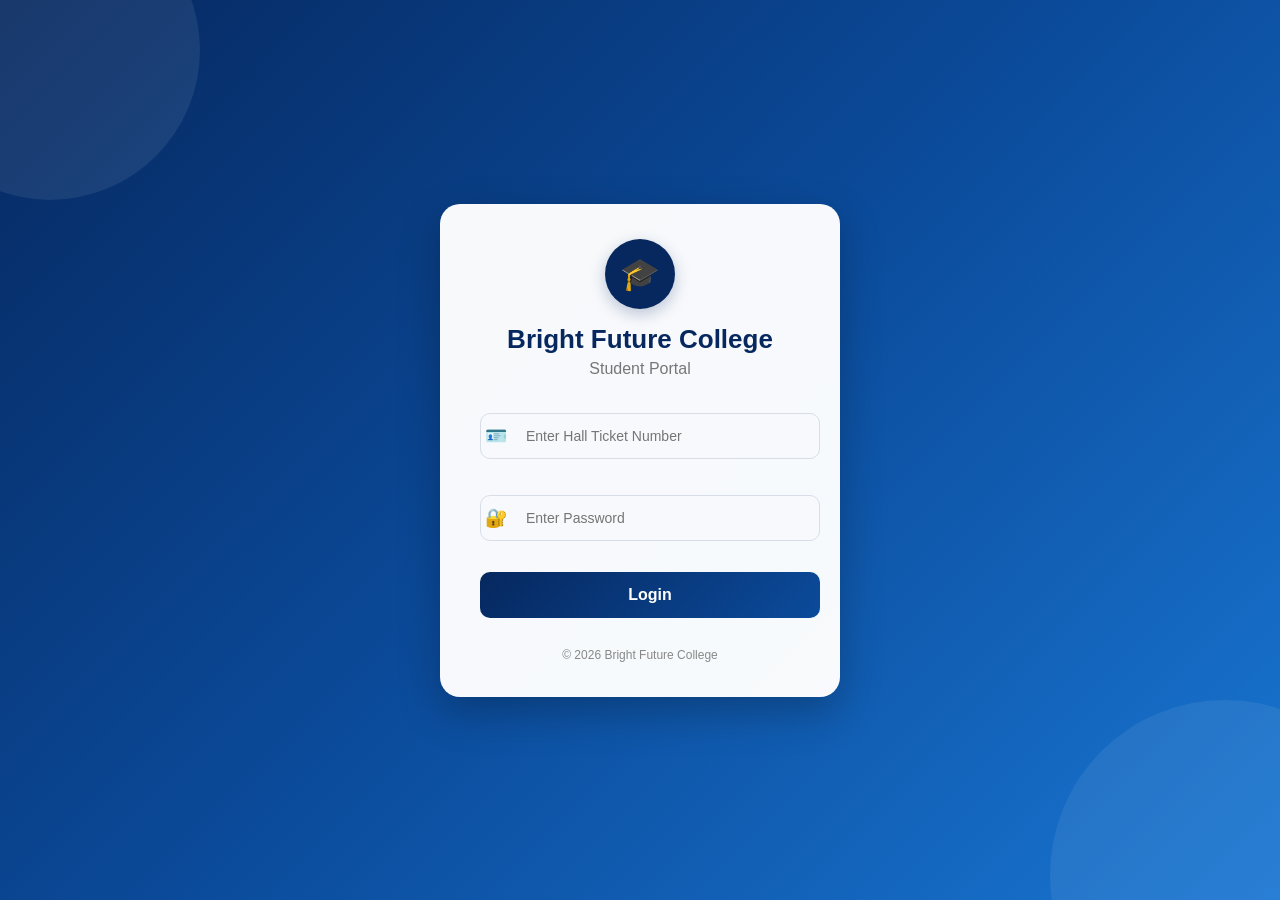
<file: index.html>
<!DOCTYPE html>
<html lang="en">

<head>

    <meta charset="UTF-8">

    <meta name="viewport"
          content="width=device-width, initial-scale=1.0">

    <title>Bright Future College - Student Portal</title>

    <link rel="stylesheet" href="style.css">

    <style>

        * {
            box-sizing: border-box;
        }

        body {
            margin: 0;
            min-height: 100vh;

            display: flex;
            align-items: center;
            justify-content: center;

            font-family: Arial, sans-serif;

            background:
                linear-gradient(
                    135deg,
                    #06285f,
                    #0b4b9b,
                    #1976d2
                );
        }

        /* BACKGROUND DESIGN */

        body::before {
            content: "";
            position: fixed;

            width: 300px;
            height: 300px;

            border-radius: 50%;

            background: rgba(255,255,255,0.08);

            top: -100px;
            left: -100px;
        }

        body::after {
            content: "";
            position: fixed;

            width: 350px;
            height: 350px;

            border-radius: 50%;

            background: rgba(255,255,255,0.07);

            bottom: -150px;
            right: -120px;
        }

        /* LOGIN BOX */

        .container {

            width: 90%;
            max-width: 400px;

            background: rgba(255,255,255,0.97);

            padding: 35px 30px;

            border-radius: 20px;

            text-align: center;

            box-shadow:
                0 15px 40px rgba(0,0,0,0.25);

            position: relative;
            z-index: 2;
        }

        .college-icon {
            width: 70px;
            height: 70px;

            margin: 0 auto 15px;

            border-radius: 50%;

            background: #06285f;

            color: white;

            display: flex;
            align-items: center;
            justify-content: center;

            font-size: 32px;

            box-shadow:
                0 5px 15px rgba(6,40,95,0.25);
        }

        h1 {
            margin: 5px 0;

            color: #06285f;

            font-size: 26px;
        }

        h2 {
            margin: 5px 0 25px;

            color: #777;

            font-size: 16px;

            font-weight: normal;
        }

        /* INPUTS */

        .input-box {
            width: 100%;

            margin-bottom: 16px;

            position: relative;
        }

        .input-box span {
            position: absolute;

            left: 15px;
            top: 50%;

            transform: translateY(-50%);

            font-size: 18px;
        }

        input {

            width: 100%;

            padding: 14px 15px 14px 45px;

            border: 1px solid #d8dee8;

            border-radius: 10px;

            outline: none;

            font-size: 14px;

            background: #f7f9fc;

            transition: 0.2s;
        }

        input:focus {

            border-color: #0b4b9b;

            background: white;

            box-shadow:
                0 0 0 3px rgba(11,75,155,0.12);
        }

        /* LOGIN BUTTON */

        #loginBtn {

            width: 100%;

            padding: 14px;

            border: none;

            border-radius: 10px;

            background:
                linear-gradient(
                    135deg,
                    #06285f,
                    #0b4b9b
                );

            color: white;

            font-size: 16px;

            font-weight: bold;

            cursor: pointer;

            transition: 0.2s;

            margin-top: 5px;
        }

        #loginBtn:hover {

            transform: translateY(-2px);

            box-shadow:
                0 7px 18px rgba(11,75,155,0.3);
        }

        .footer-text {

            margin-top: 20px;

            color: #888;

            font-size: 12px;
        }

        /* MOBILE */

        @media (max-width: 500px) {

            .container {

                padding: 30px 22px;

            }

            h1 {

                font-size: 23px;

            }

        }

    </style>

</head>


<body>


<div class="container">

    <div class="college-icon">
        🎓
    </div>

    <h1>Bright Future College</h1>

    <h2>Student Portal</h2>


    <div class="input-box">

        <span>🪪</span>

        <input
            type="text"
            id="hallTicket"
            placeholder="Enter Hall Ticket Number"
        >

    </div>


    <div class="input-box">

        <span>🔐</span>

        <input
            type="password"
            id="password"
            placeholder="Enter Password"
        >

    </div>


    <button id="loginBtn">
        Login
    </button>


    <div class="footer-text">
        © 2026 Bright Future College
    </div>

</div>


<script src="script.js"></script>

</body>

</html>
</file>
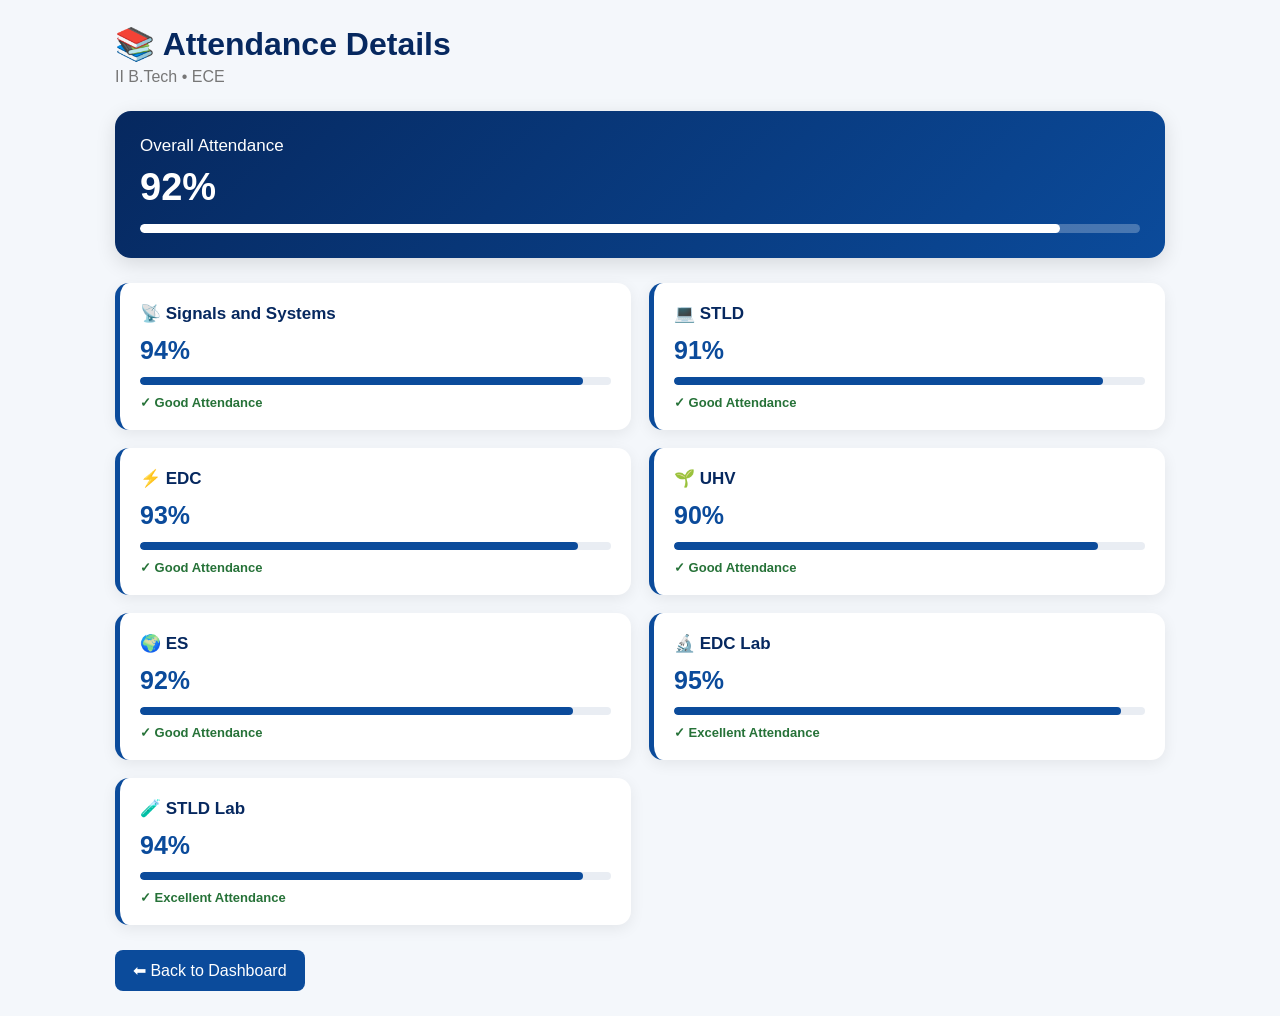
<file: attendance.html>
<!DOCTYPE html>
<html lang="en">

<head>

    <meta charset="UTF-8">

    <meta name="viewport"
          content="width=device-width, initial-scale=1.0">

    <title>Attendance - Bright Future College</title>

    <link rel="stylesheet" href="dashboard.css">

    <style>

        body {
            margin: 0;
            background: #f4f7fb;
            font-family: Arial, sans-serif;
        }

        .attendance-page {
            padding: 25px;
            max-width: 1100px;
            margin: auto;
        }

        .attendance-page h1 {
            color: #06285f;
            margin-bottom: 5px;
        }

        .subtitle {
            color: #777;
            margin-bottom: 25px;
        }

        /* OVERALL CARD */

        .overall-card {
            background: linear-gradient(
                135deg,
                #06285f,
                #0b4b9b
            );

            color: white;
            padding: 25px;
            border-radius: 16px;
            margin-bottom: 25px;

            box-shadow:
                0 6px 20px rgba(0,0,0,0.12);
        }

        .overall-title {
            font-size: 17px;
            margin-bottom: 10px;
        }

        .overall-percent {
            font-size: 38px;
            font-weight: bold;
        }

        .overall-bar {
            height: 9px;
            background: rgba(255,255,255,0.25);
            border-radius: 10px;
            overflow: hidden;
            margin-top: 15px;
        }

        .overall-fill {
            width: 92%;
            height: 100%;
            background: white;
            border-radius: 10px;
        }

        /* SUBJECT GRID */

        .attendance-grid {
            display: grid;
            grid-template-columns:
                repeat(2, 1fr);

            gap: 18px;
        }

        .attendance-card {
            background: white;
            padding: 20px;
            border-radius: 14px;

            box-shadow:
                0 4px 15px rgba(0,0,0,0.07);

            border-left: 5px solid #0b4b9b;
        }

        .subject-name {
            font-size: 17px;
            font-weight: bold;
            color: #06285f;
            margin-bottom: 12px;
        }

        .percentage {
            font-size: 25px;
            font-weight: bold;
            color: #0b4b9b;
        }

        .attendance-bar {
            width: 100%;
            height: 8px;
            background: #e9edf3;
            border-radius: 10px;
            overflow: hidden;
            margin-top: 12px;
        }

        .fill {
            height: 100%;
            background: #0b4b9b;
            border-radius: 10px;
        }

        .status {
            margin-top: 10px;
            font-size: 13px;
            color: #267238;
            font-weight: bold;
        }

        /* BACK BUTTON */

        .back-btn {
            display: inline-block;
            margin-top: 25px;
            padding: 11px 18px;

            background: #0b4b9b;
            color: white;

            text-decoration: none;
            border-radius: 8px;
        }

        .back-btn:hover {
            background: #06285f;
        }

        /* MOBILE */

        @media (max-width: 650px) {

            .attendance-page {
                padding: 15px;
            }

            .attendance-grid {
                grid-template-columns: 1fr;
            }

            .overall-percent {
                font-size: 32px;
            }
        }

    </style>

</head>


<body>

<div class="attendance-page">

    <h1>📚 Attendance Details</h1>

    <p class="subtitle">
        II B.Tech • ECE
    </p>


    <!-- OVERALL ATTENDANCE -->

    <div class="overall-card">

        <div class="overall-title">
            Overall Attendance
        </div>

        <div class="overall-percent">
            92%
        </div>

        <div class="overall-bar">
            <div class="overall-fill"></div>
        </div>

    </div>


    <!-- SUBJECTS -->

    <div class="attendance-grid">


        <!-- SIGNALS -->

        <div class="attendance-card">

            <div class="subject-name">
                📡 Signals and Systems
            </div>

            <div class="percentage">
                94%
            </div>

            <div class="attendance-bar">
                <div class="fill"
                     style="width:94%;">
                </div>
            </div>

            <div class="status">
                ✓ Good Attendance
            </div>

        </div>


        <!-- STLD -->

        <div class="attendance-card">

            <div class="subject-name">
                💻 STLD
            </div>

            <div class="percentage">
                91%
            </div>

            <div class="attendance-bar">
                <div class="fill"
                     style="width:91%;">
                </div>
            </div>

            <div class="status">
                ✓ Good Attendance
            </div>

        </div>


        <!-- EDC -->

        <div class="attendance-card">

            <div class="subject-name">
                ⚡ EDC
            </div>

            <div class="percentage">
                93%
            </div>

            <div class="attendance-bar">
                <div class="fill"
                     style="width:93%;">
                </div>
            </div>

            <div class="status">
                ✓ Good Attendance
            </div>

        </div>


        <!-- UHV -->

        <div class="attendance-card">

            <div class="subject-name">
                🌱 UHV
            </div>

            <div class="percentage">
                90%
            </div>

            <div class="attendance-bar">
                <div class="fill"
                     style="width:90%;">
                </div>
            </div>

            <div class="status">
                ✓ Good Attendance
            </div>

        </div>


        <!-- ES -->

        <div class="attendance-card">

            <div class="subject-name">
                🌍 ES
            </div>

            <div class="percentage">
                92%
            </div>

            <div class="attendance-bar">
                <div class="fill"
                     style="width:92%;">
                </div>
            </div>

            <div class="status">
                ✓ Good Attendance
            </div>

        </div>


        <!-- EDC LAB -->

        <div class="attendance-card">

            <div class="subject-name">
                🔬 EDC Lab
            </div>

            <div class="percentage">
                95%
            </div>

            <div class="attendance-bar">
                <div class="fill"
                     style="width:95%;">
                </div>
            </div>

            <div class="status">
                ✓ Excellent Attendance
            </div>

        </div>


        <!-- STLD LAB -->

        <div class="attendance-card">

            <div class="subject-name">
                🧪 STLD Lab
            </div>

            <div class="percentage">
                94%
            </div>

            <div class="attendance-bar">
                <div class="fill"
                     style="width:94%;">
                </div>
            </div>

            <div class="status">
                ✓ Excellent Attendance
            </div>

        </div>


    </div>


    <a href="dashboard.html"
       class="back-btn">

        ⬅ Back to Dashboard

    </a>

</div>

</body>

</html>
</file>
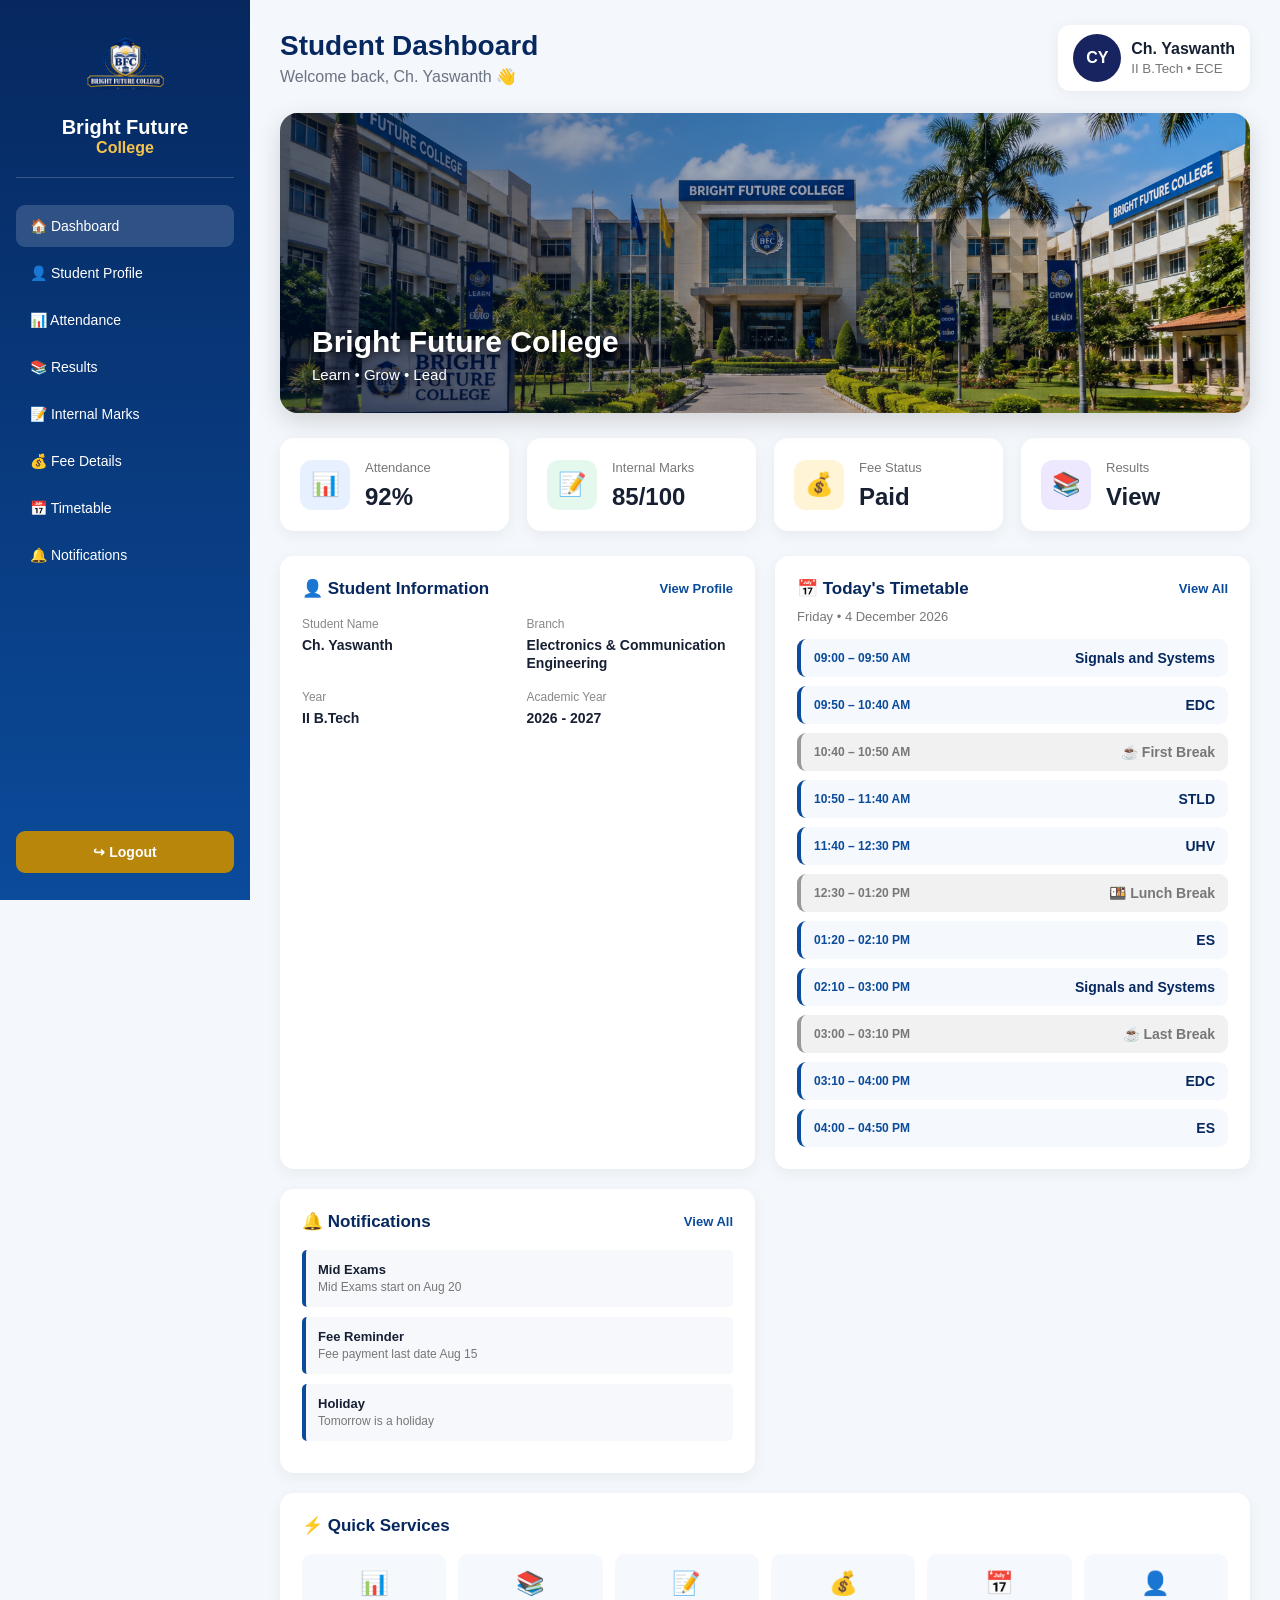
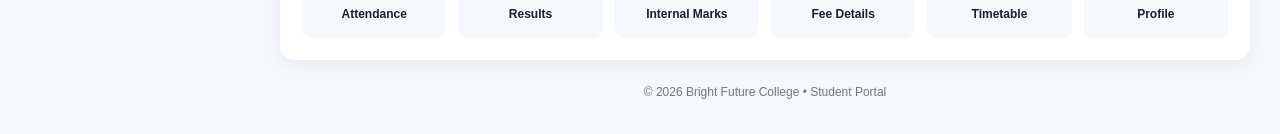
<file: dashboard.html>
<!DOCTYPE html>
<html lang="en">

<head>

    <meta charset="UTF-8">

    <meta name="viewport"
          content="width=device-width, initial-scale=1.0">

    <title>BFC Student Portal</title>

    <link rel="stylesheet" href="./dashboard.css">

    <style>

        .today-date {
            color: #777;
            font-size: 13px;
            margin-top: -8px;
            margin-bottom: 15px;
        }

        .schedule {
            display: flex;
            flex-direction: column;
            gap: 9px;
        }

        .schedule-item {
            display: flex;
            align-items: center;
            justify-content: space-between;
            gap: 12px;
            padding: 11px 13px;
            background: #f5f8fc;
            border-radius: 9px;
            border-left: 4px solid #0b4b9b;
        }

        .schedule-time {
            color: #0b4b9b;
            font-size: 12px;
            font-weight: bold;
            min-width: 125px;
        }

        .schedule-subject {
            color: #06285f;
            font-size: 14px;
            font-weight: bold;
            text-align: right;
        }

        .break-item {
            border-left-color: #999;
            background: #f1f1f1;
        }

        .break-item .schedule-time,
        .break-item .schedule-subject {
            color: #777;
        }


        /* =========================================
           PROFILE PHOTO - DESKTOP
        ========================================= */

        .student-mini .avatar,
        #dashboardAvatar {
            width: 48px !important;
            height: 48px !important;
            min-width: 48px !important;
            min-height: 48px !important;

            border-radius: 50% !important;
            overflow: hidden !important;

            display: flex !important;
            align-items: center !important;
            justify-content: center !important;

            background: #18245f;
            color: white;

            font-weight: bold;
            font-size: 16px;

            flex-shrink: 0;
        }

        .student-mini .avatar img,
        #dashboardAvatar img {
            width: 100% !important;
            height: 100% !important;

            min-width: 100% !important;
            min-height: 100% !important;

            max-width: none !important;
            max-height: none !important;

            object-fit: cover !important;
            object-position: center !important;

            border-radius: 50% !important;

            display: block !important;
        }


        /* =========================================
           MOBILE
        ========================================= */

        @media (max-width: 600px) {

            .schedule-item {
                flex-direction: column;
                align-items: flex-start;
                gap: 4px;
            }

            .schedule-subject {
                text-align: left;
            }


            /* MOBILE PROFILE CARD PHOTO */

            .student-mini .avatar,
            #dashboardAvatar {
                width: 92px !important;
                height: 92px !important;

                min-width: 92px !important;
                min-height: 92px !important;

                max-width: 92px !important;
                max-height: 92px !important;

                border-radius: 50% !important;
                overflow: hidden !important;

                flex-shrink: 0 !important;

                display: flex !important;
                align-items: center !important;
                justify-content: center !important;
            }

            .student-mini .avatar img,
            #dashboardAvatar img {
                width: 92px !important;
                height: 92px !important;

                min-width: 92px !important;
                min-height: 92px !important;

                max-width: 92px !important;
                max-height: 92px !important;

                object-fit: cover !important;
                object-position: center !important;

                border-radius: 50% !important;

                display: block !important;
            }

        }

    </style>

</head>


<body>

<div class="layout">


    <!-- =========================================
         SIDEBAR
    ========================================== -->

    <aside class="sidebar">

        <div class="brand">

            <img src="./logo.png"
                 alt="BFC Logo">

            <h2>Bright Future</h2>

            <span>College</span>

        </div>


        <nav>

            <a class="active"
               href="./dashboard.html">
                🏠 Dashboard
            </a>

            <a href="./profile.html">
                👤 Student Profile
            </a>

            <a href="./attendance.html">
                📊 Attendance
            </a>

            <a href="./results.html">
                📚 Results
            </a>

            <a href="./internalmarks.html">
                📝 Internal Marks
            </a>

            <a href="./fee.html">
                💰 Fee Details
            </a>

            <a href="./timetable.html">
                📅 Timetable
            </a>

            <a href="./notifications.html">
                🔔 Notifications
            </a>

        </nav>


        <a class="logout"
           href="./index.html">
            ↪ Logout
        </a>

    </aside>



    <!-- =========================================
         MAIN
    ========================================== -->

    <main class="main">


        <!-- TOP BAR -->

        <header class="topbar">

            <div>

                <h1>Student Dashboard</h1>

                <p>
                    Welcome back, Ch. Yaswanth 👋
                </p>

            </div>


            <div class="student-mini">

                <!-- PROFILE PHOTO -->

                <div class="avatar"
                     id="dashboardAvatar">
                    CY
                </div>


                <div>

                    <b>
                        Ch. Yaswanth
                    </b>

                    <small>
                        II B.Tech • ECE
                    </small>

                </div>

            </div>

        </header>



        <!-- =========================================
             CAMPUS BANNER
        ========================================== -->

        <section class="campus-banner">

            <img src="./campus.jpg"
                 alt="Bright Future College Campus">

            <div class="banner-content">

                <h2>
                    Bright Future College
                </h2>

                <p>
                    Learn • Grow • Lead
                </p>

            </div>

        </section>



        <!-- =========================================
             STAT CARDS
        ========================================== -->

        <section class="stats">


            <div class="stat-card">

                <div class="icon blue">
                    📊
                </div>

                <div>

                    <span>
                        Attendance
                    </span>

                    <h2>
                        92%
                    </h2>

                </div>

            </div>



            <div class="stat-card">

                <div class="icon green">
                    📝
                </div>

                <div>

                    <span>
                        Internal Marks
                    </span>

                    <h2>
                        85/100
                    </h2>

                </div>

            </div>



            <div class="stat-card">

                <div class="icon gold">
                    💰
                </div>

                <div>

                    <span>
                        Fee Status
                    </span>

                    <h2>
                        Paid
                    </h2>

                </div>

            </div>



            <div class="stat-card">

                <div class="icon purple">
                    📚
                </div>

                <div>

                    <span>
                        Results
                    </span>

                    <h2>
                        View
                    </h2>

                </div>

            </div>


        </section>



        <!-- =========================================
             CONTENT GRID
        ========================================== -->

        <section class="content-grid">


            <!-- STUDENT INFORMATION -->

            <div class="panel profile-panel">

                <div class="panel-title">

                    <h2>
                        👤 Student Information
                    </h2>

                    <a href="./profile.html">
                        View Profile
                    </a>

                </div>


                <div class="profile-info">


                    <div>

                        <span>
                            Student Name
                        </span>

                        <b>
                            Ch. Yaswanth
                        </b>

                    </div>


                    <div>

                        <span>
                            Branch
                        </span>

                        <b>
                            Electronics & Communication Engineering
                        </b>

                    </div>


                    <div>

                        <span>
                            Year
                        </span>

                        <b>
                            II B.Tech
                        </b>

                    </div>


                    <div>

                        <span>
                            Academic Year
                        </span>

                        <b>
                            2026 - 2027
                        </b>

                    </div>


                </div>

            </div>



            <!-- TODAY'S TIMETABLE -->

            <div class="panel">

                <div class="panel-title">

                    <h2>
                        📅 Today's Timetable
                    </h2>

                    <a href="./timetable.html">
                        View All
                    </a>

                </div>


                <p id="todayDate"
                   class="today-date">
                </p>


                <div id="todaySchedule"
                     class="schedule">
                </div>

            </div>



            <!-- NOTIFICATIONS -->

            <div class="panel">

                <div class="panel-title">

                    <h2>
                        🔔 Notifications
                    </h2>

                    <a href="./notifications.html">
                        View All
                    </a>

                </div>


                <div class="notification">

                    <b>
                        Mid Exams
                    </b>

                    <span>
                        Mid Exams start on Aug 20
                    </span>

                </div>


                <div class="notification">

                    <b>
                        Fee Reminder
                    </b>

                    <span>
                        Fee payment last date Aug 15
                    </span>

                </div>


                <div class="notification">

                    <b>
                        Holiday
                    </b>

                    <span>
                        Tomorrow is a holiday
                    </span>

                </div>

            </div>



            <!-- QUICK SERVICES -->

            <div class="panel services-panel">

                <div class="panel-title">

                    <h2>
                        ⚡ Quick Services
                    </h2>

                </div>


                <div class="services">


                    <a href="./attendance.html">

                        <strong>
                            📊
                        </strong>

                        <span>
                            Attendance
                        </span>

                    </a>


                    <a href="./results.html">

                        <strong>
                            📚
                        </strong>

                        <span>
                            Results
                        </span>

                    </a>


                    <a href="./internalmarks.html">

                        <strong>
                            📝
                        </strong>

                        <span>
                            Internal Marks
                        </span>

                    </a>


                    <a href="./fee.html">

                        <strong>
                            💰
                        </strong>

                        <span>
                            Fee Details
                        </span>

                    </a>


                    <a href="./timetable.html">

                        <strong>
                            📅
                        </strong>

                        <span>
                            Timetable
                        </span>

                    </a>


                    <a href="./profile.html">

                        <strong>
                            👤
                        </strong>

                        <span>
                            Profile
                        </span>

                    </a>


                </div>

            </div>


        </section>



        <!-- FOOTER -->

        <footer>

            © 2026 Bright Future College
            • Student Portal

        </footer>


    </main>

</div>



<!-- =========================================
     AUTOMATIC TODAY'S TIMETABLE
========================================== -->

<script>

const timetable = {

    Monday: [

        ["09:00 – 09:50 AM", "Signals and Systems"],
        ["09:50 – 10:40 AM", "STLD"],
        ["10:40 – 10:50 AM", "☕ First Break", true],
        ["10:50 – 11:40 AM", "EDC"],
        ["11:40 – 12:30 PM", "UHV"],
        ["12:30 – 01:20 PM", "🍱 Lunch Break", true],
        ["01:20 – 02:10 PM", "ES"],
        ["02:10 – 03:00 PM", "EDC LAB"],
        ["03:00 – 03:10 PM", "☕ Last Break", true],
        ["03:10 – 04:50 PM", "EDC LAB"]

    ],


    Tuesday: [

        ["09:00 – 09:50 AM", "EDC"],
        ["09:50 – 10:40 AM", "Signals and Systems"],
        ["10:40 – 10:50 AM", "☕ First Break", true],
        ["10:50 – 11:40 AM", "STLD"],
        ["11:40 – 12:30 PM", "ES"],
        ["12:30 – 01:20 PM", "🍱 Lunch Break", true],
        ["01:20 – 02:10 PM", "UHV"],
        ["02:10 – 03:00 PM", "Signals and Systems"],
        ["03:00 – 03:10 PM", "☕ Last Break", true],
        ["03:10 – 04:00 PM", "EDC"],
        ["04:00 – 04:50 PM", "STLD"]

    ],


    Wednesday: [

        ["09:00 – 09:50 AM", "STLD"],
        ["09:50 – 10:40 AM", "EDC"],
        ["10:40 – 10:50 AM", "☕ First Break", true],
        ["10:50 – 11:40 AM", "Signals and Systems"],
        ["11:40 – 12:30 PM", "ES"],
        ["12:30 – 01:20 PM", "🍱 Lunch Break", true],
        ["01:20 – 02:10 PM", "UHV"],
        ["02:10 – 03:00 PM", "STLD LAB"],
        ["03:00 – 03:10 PM", "☕ Last Break", true],
        ["03:10 – 04:50 PM", "STLD LAB"]

    ],


    Thursday: [

        ["09:00 – 09:50 AM", "UHV"],
        ["09:50 – 10:40 AM", "ES"],
        ["10:40 – 10:50 AM", "☕ First Break", true],
        ["10:50 – 11:40 AM", "EDC"],
        ["11:40 – 12:30 PM", "STLD"],
        ["12:30 – 01:20 PM", "🍱 Lunch Break", true],
        ["01:20 – 02:10 PM", "Signals and Systems"],
        ["02:10 – 03:00 PM", "UHV"],
        ["03:00 – 03:10 PM", "☕ Last Break", true],
        ["03:10 – 04:00 PM", "ES"],
        ["04:00 – 04:50 PM", "EDC"]

    ],


    Friday: [

        ["09:00 – 09:50 AM", "Signals and Systems"],
        ["09:50 – 10:40 AM", "EDC"],
        ["10:40 – 10:50 AM", "☕ First Break", true],
        ["10:50 – 11:40 AM", "STLD"],
        ["11:40 – 12:30 PM", "UHV"],
        ["12:30 – 01:20 PM", "🍱 Lunch Break", true],
        ["01:20 – 02:10 PM", "ES"],
        ["02:10 – 03:00 PM", "Signals and Systems"],
        ["03:00 – 03:10 PM", "☕ Last Break", true],
        ["03:10 – 04:00 PM", "EDC"],
        ["04:00 – 04:50 PM", "ES"]

    ]

};



const today = new Date();


const dayName = today.toLocaleDateString(
    "en-US",
    {
        weekday: "long"
    }
);


const dateText = today.toLocaleDateString(
    "en-IN",
    {
        day: "numeric",
        month: "long",
        year: "numeric"
    }
);


document.getElementById("todayDate").innerText =
    dayName + " • " + dateText;



const todaySchedule =
    timetable[dayName];


const scheduleBox =
    document.getElementById("todaySchedule");


if (todaySchedule) {

    todaySchedule.forEach(function(item) {

        const row =
            document.createElement("div");

        row.className =
            "schedule-item";


        if (item[2] === true) {

            row.classList.add(
                "break-item"
            );

        }


        row.innerHTML = `

            <span class="schedule-time">
                ${item[0]}
            </span>

            <span class="schedule-subject">
                ${item[1]}
            </span>

        `;


        scheduleBox.appendChild(row);

    });


} else {

    scheduleBox.innerHTML = `

        <div class="schedule-item">

            <span class="schedule-subject">
                🎉 No classes today
            </span>

        </div>

    `;

}

</script>



<!-- =========================================
     LOAD PROFILE PHOTO
========================================== -->

<script>

(function () {

    const dashboardAvatar =
        document.getElementById("dashboardAvatar");

    if (!dashboardAvatar) {
        return;
    }


    const savedProfilePhoto =
        localStorage.getItem("studentProfilePhoto");


    if (savedProfilePhoto) {

        const img =
            document.createElement("img");

        img.src =
            savedProfilePhoto;

        img.alt =
            "Student Photo";


        img.onload = function () {

            dashboardAvatar.innerHTML = "";

            dashboardAvatar.appendChild(img);

        };


        img.onerror = function () {

            console.log(
                "Profile photo could not be loaded."
            );

        };

    }

})();

</script>


</body>

</html>
</file>
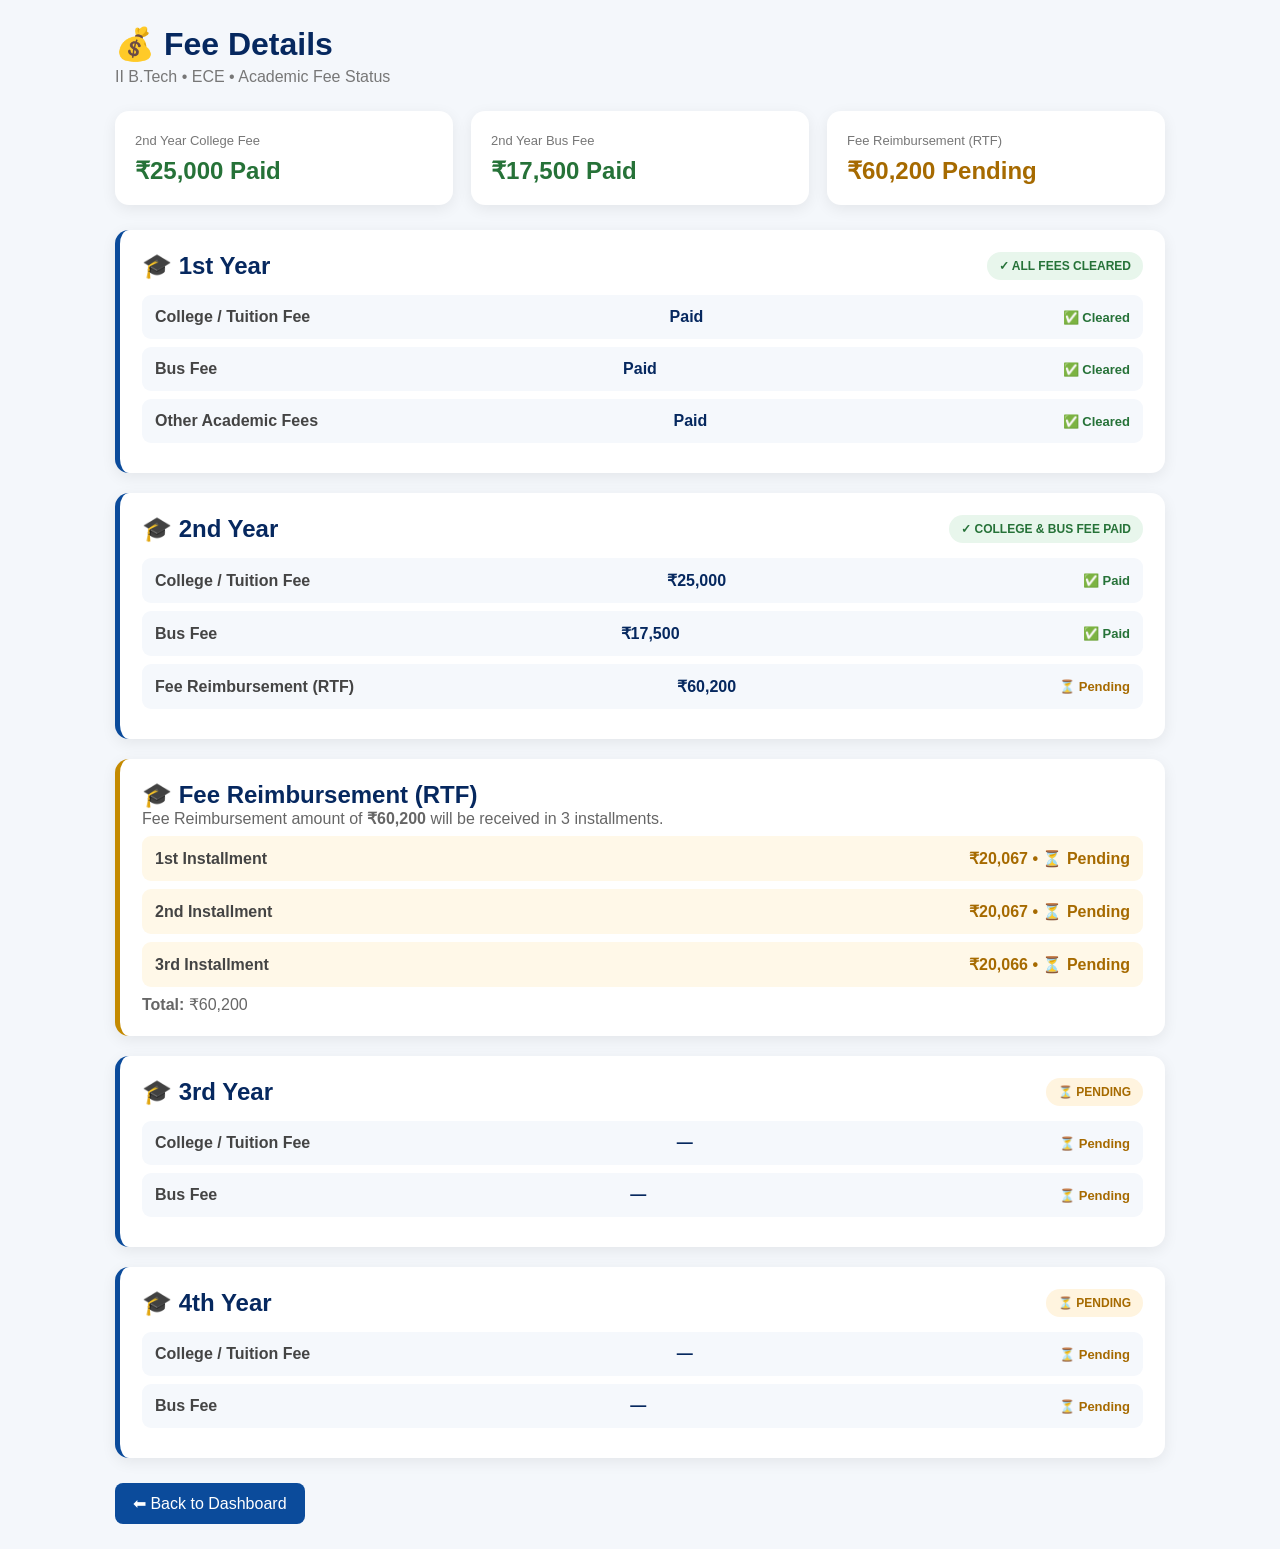
<file: fee.html>
<!DOCTYPE html>
<html lang="en">

<head>

    <meta charset="UTF-8">

    <meta name="viewport"
          content="width=device-width, initial-scale=1.0">

    <title>Fee Details - Bright Future College</title>

    <link rel="stylesheet" href="dashboard.css">

    <style>

        body {
            margin: 0;
            background: #f4f7fb;
            font-family: Arial, sans-serif;
        }

        .fee-page {
            max-width: 1100px;
            margin: auto;
            padding: 25px;
        }

        .fee-page h1 {
            color: #06285f;
            margin-bottom: 5px;
        }

        .subtitle {
            color: #777;
            margin-bottom: 25px;
        }

        .summary {
            display: grid;
            grid-template-columns: repeat(3, 1fr);
            gap: 18px;
            margin-bottom: 25px;
        }

        .summary-card {
            background: white;
            padding: 20px;
            border-radius: 14px;
            box-shadow: 0 4px 15px rgba(0,0,0,0.07);
        }

        .summary-card span {
            color: #777;
            font-size: 13px;
        }

        .summary-card h2 {
            color: #06285f;
            margin: 8px 0 0;
        }

        .paid {
            color: #267238 !important;
        }

        .pending {
            color: #a66a00 !important;
        }

        .year-card {
            background: white;
            padding: 22px;
            border-radius: 14px;
            margin-bottom: 20px;
            box-shadow: 0 4px 15px rgba(0,0,0,0.07);
            border-left: 5px solid #0b4b9b;
        }

        .year-title {
            display: flex;
            justify-content: space-between;
            align-items: center;
            margin-bottom: 15px;
        }

        .year-title h2 {
            color: #06285f;
            margin: 0;
        }

        .status {
            padding: 7px 12px;
            border-radius: 20px;
            font-size: 12px;
            font-weight: bold;
        }

        .status-paid {
            background: #e8f6ec;
            color: #267238;
        }

        .status-pending {
            background: #fff4df;
            color: #a66a00;
        }

        .fee-row {
            display: flex;
            justify-content: space-between;
            align-items: center;
            padding: 13px;
            background: #f5f8fc;
            border-radius: 9px;
            margin: 8px 0;
            gap: 10px;
        }

        .fee-name {
            color: #444;
            font-weight: bold;
        }

        .fee-amount {
            color: #06285f;
            font-weight: bold;
        }

        .fee-status {
            font-size: 13px;
            font-weight: bold;
        }

        .govt-card {
            background: white;
            padding: 22px;
            border-radius: 14px;
            margin-bottom: 20px;
            box-shadow: 0 4px 15px rgba(0,0,0,0.07);
            border-left: 5px solid #c48a00;
        }

        .govt-card h2 {
            color: #06285f;
            margin-top: 0;
        }

        .govt-card p {
            color: #666;
        }

        .installment {
            display: flex;
            justify-content: space-between;
            align-items: center;
            padding: 13px;
            background: #fff8e8;
            border-radius: 9px;
            margin: 8px 0;
            gap: 10px;
        }

        .installment b {
            color: #444;
        }

        .installment span {
            color: #a66a00;
            font-weight: bold;
        }

        .back-btn {
            display: inline-block;
            margin-top: 5px;
            padding: 11px 18px;
            background: #0b4b9b;
            color: white;
            text-decoration: none;
            border-radius: 8px;
        }

        .back-btn:hover {
            background: #06285f;
        }

        @media (max-width: 700px) {

            .fee-page {
                padding: 15px;
            }

            .summary {
                grid-template-columns: 1fr;
            }

            .year-title {
                flex-direction: column;
                align-items: flex-start;
                gap: 10px;
            }

            .fee-row,
            .installment {
                flex-wrap: wrap;
            }

        }

    </style>

</head>


<body>

<div class="fee-page">

    <h1>
        💰 Fee Details
    </h1>

    <p class="subtitle">
        II B.Tech • ECE • Academic Fee Status
    </p>


    <!-- SUMMARY -->

    <div class="summary">

        <div class="summary-card">

            <span>
                2nd Year College Fee
            </span>

            <h2 class="paid">
                ₹25,000 Paid
            </h2>

        </div>


        <div class="summary-card">

            <span>
                2nd Year Bus Fee
            </span>

            <h2 class="paid">
                ₹17,500 Paid
            </h2>

        </div>


        <div class="summary-card">

            <span>
                Fee Reimbursement (RTF)
            </span>

            <h2 class="pending">
                ₹60,200 Pending
            </h2>

        </div>

    </div>


    <!-- 1ST YEAR -->

    <div class="year-card">

        <div class="year-title">

            <h2>
                🎓 1st Year
            </h2>

            <span class="status status-paid">
                ✓ ALL FEES CLEARED
            </span>

        </div>


        <div class="fee-row">

            <span class="fee-name">
                College / Tuition Fee
            </span>

            <span class="fee-amount">
                Paid
            </span>

            <span class="fee-status paid">
                ✅ Cleared
            </span>

        </div>


        <div class="fee-row">

            <span class="fee-name">
                Bus Fee
            </span>

            <span class="fee-amount">
                Paid
            </span>

            <span class="fee-status paid">
                ✅ Cleared
            </span>

        </div>


        <div class="fee-row">

            <span class="fee-name">
                Other Academic Fees
            </span>

            <span class="fee-amount">
                Paid
            </span>

            <span class="fee-status paid">
                ✅ Cleared
            </span>

        </div>

    </div>


    <!-- 2ND YEAR -->

    <div class="year-card">

        <div class="year-title">

            <h2>
                🎓 2nd Year
            </h2>

            <span class="status status-paid">
                ✓ COLLEGE & BUS FEE PAID
            </span>

        </div>


        <div class="fee-row">

            <span class="fee-name">
                College / Tuition Fee
            </span>

            <span class="fee-amount">
                ₹25,000
            </span>

            <span class="fee-status paid">
                ✅ Paid
            </span>

        </div>


        <div class="fee-row">

            <span class="fee-name">
                Bus Fee
            </span>

            <span class="fee-amount">
                ₹17,500
            </span>

            <span class="fee-status paid">
                ✅ Paid
            </span>

        </div>


        <div class="fee-row">

            <span class="fee-name">
                Fee Reimbursement (RTF)
            </span>

            <span class="fee-amount">
                ₹60,200
            </span>

            <span class="fee-status pending">
                ⏳ Pending
            </span>

        </div>

    </div>


    <!-- FEE REIMBURSEMENT -->

    <div class="govt-card">

        <h2>
            🎓 Fee Reimbursement (RTF)
        </h2>

        <p>
            Fee Reimbursement amount of
            <b>₹60,200</b>
            will be received in 3 installments.
        </p>


        <div class="installment">

            <b>
                1st Installment
            </b>

            <span>
                ₹20,067 • ⏳ Pending
            </span>

        </div>


        <div class="installment">

            <b>
                2nd Installment
            </b>

            <span>
                ₹20,067 • ⏳ Pending
            </span>

        </div>


        <div class="installment">

            <b>
                3rd Installment
            </b>

            <span>
                ₹20,066 • ⏳ Pending
            </span>

        </div>


        <p>
            <strong>Total:</strong>
            ₹60,200
        </p>

    </div>


    <!-- 3RD YEAR -->

    <div class="year-card">

        <div class="year-title">

            <h2>
                🎓 3rd Year
            </h2>

            <span class="status status-pending">
                ⏳ PENDING
            </span>

        </div>


        <div class="fee-row">

            <span class="fee-name">
                College / Tuition Fee
            </span>

            <span class="fee-amount">
                —
            </span>

            <span class="fee-status pending">
                ⏳ Pending
            </span>

        </div>


        <div class="fee-row">

            <span class="fee-name">
                Bus Fee
            </span>

            <span class="fee-amount">
                —
            </span>

            <span class="fee-status pending">
                ⏳ Pending
            </span>

        </div>

    </div>


    <!-- 4TH YEAR -->

    <div class="year-card">

        <div class="year-title">

            <h2>
                🎓 4th Year
            </h2>

            <span class="status status-pending">
                ⏳ PENDING
            </span>

        </div>


        <div class="fee-row">

            <span class="fee-name">
                College / Tuition Fee
            </span>

            <span class="fee-amount">
                —
            </span>

            <span class="fee-status pending">
                ⏳ Pending
            </span>

        </div>


        <div class="fee-row">

            <span class="fee-name">
                Bus Fee
            </span>

            <span class="fee-amount">
                —
            </span>

            <span class="fee-status pending">
                ⏳ Pending
            </span>

        </div>

    </div>


    <a href="dashboard.html"
       class="back-btn">

        ⬅ Back to Dashboard

    </a>

</div>

</body>

</html>
</file>
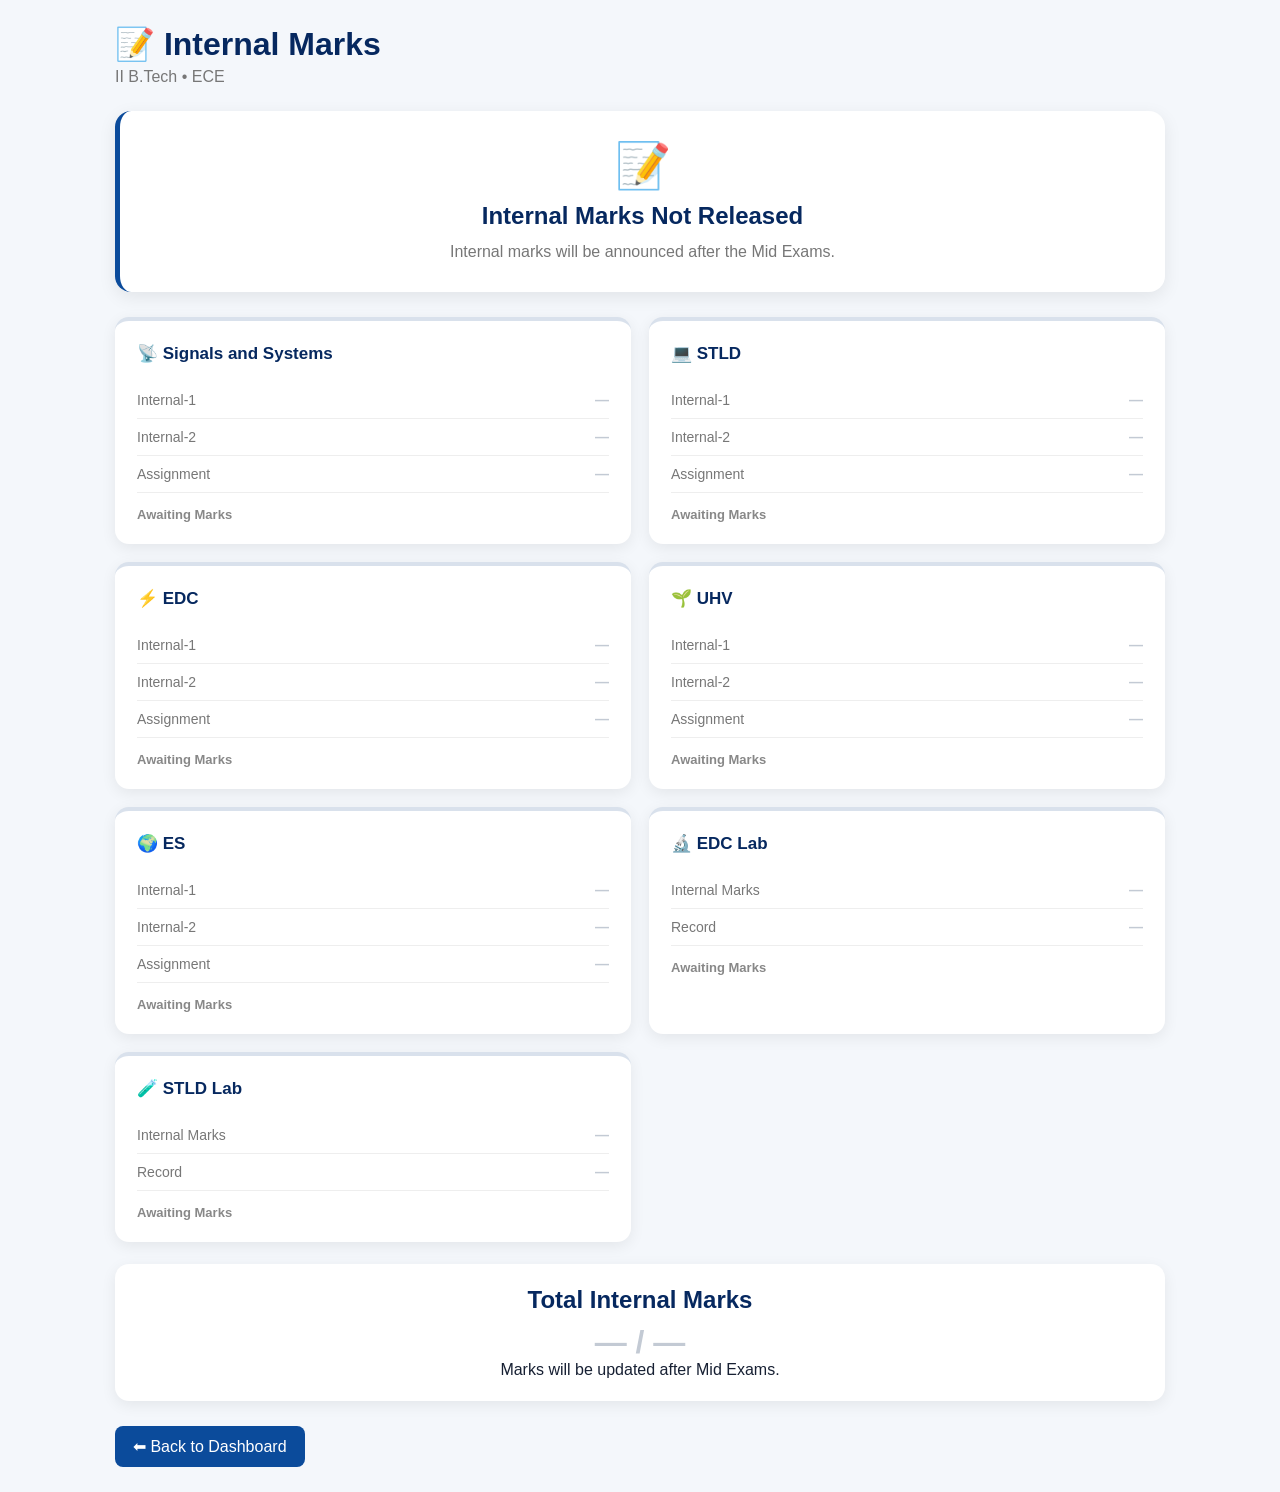
<file: internalmarks.html>
<!DOCTYPE html>
<html lang="en">

<head>

    <meta charset="UTF-8">

    <meta name="viewport"
          content="width=device-width, initial-scale=1.0">

    <title>Internal Marks - Bright Future College</title>

    <link rel="stylesheet" href="dashboard.css">

    <style>

        body {
            margin: 0;
            background: #f4f7fb;
            font-family: Arial, sans-serif;
        }

        .marks-page {
            max-width: 1100px;
            margin: auto;
            padding: 25px;
        }

        .marks-page h1 {
            color: #06285f;
            margin-bottom: 5px;
        }

        .subtitle {
            color: #777;
            margin-bottom: 25px;
        }

        /* NOTICE */

        .marks-notice {
            background: white;
            padding: 28px;
            border-radius: 16px;
            text-align: center;

            border-left: 5px solid #0b4b9b;

            box-shadow:
                0 5px 18px rgba(0,0,0,0.08);

            margin-bottom: 25px;
        }

        .notice-icon {
            font-size: 45px;
            margin-bottom: 10px;
        }

        .marks-notice h2 {
            color: #06285f;
            margin: 5px 0 10px;
        }

        .marks-notice p {
            color: #777;
            margin: 0;
            line-height: 1.5;
        }

        /* SUBJECT BOXES */

        .marks-grid {
            display: grid;

            grid-template-columns:
                repeat(2, 1fr);

            gap: 18px;
        }

        .subject-card {
            background: white;
            padding: 22px;

            border-radius: 14px;

            box-shadow:
                0 4px 15px rgba(0,0,0,0.07);

            border-top: 4px solid #d9e1ec;
        }

        .subject-card h2 {
            color: #06285f;
            margin: 0 0 18px;
            font-size: 17px;
        }

        .marks-row {
            display: flex;
            justify-content: space-between;

            padding: 10px 0;

            border-bottom: 1px solid #eee;

            color: #777;
            font-size: 14px;
        }

        .empty-mark {
            color: #c3cad4;
            font-weight: bold;
        }

        .pending {
            margin-top: 14px;

            color: #888;

            font-size: 13px;
            font-weight: bold;
        }

        /* TOTAL */

        .total-card {
            background: white;

            margin-top: 22px;

            padding: 22px;

            border-radius: 14px;

            box-shadow:
                0 4px 15px rgba(0,0,0,0.07);

            text-align: center;
        }

        .total-card h2 {
            color: #06285f;
            margin: 0 0 10px;
        }

        .total-value {
            font-size: 32px;
            color: #c3cad4;
            font-weight: bold;
        }

        /* BACK BUTTON */

        .back-btn {
            display: inline-block;

            margin-top: 25px;

            padding: 11px 18px;

            background: #0b4b9b;

            color: white;

            text-decoration: none;

            border-radius: 8px;
        }

        .back-btn:hover {
            background: #06285f;
        }

        /* MOBILE */

        @media (max-width: 700px) {

            .marks-page {
                padding: 15px;
            }

            .marks-grid {
                grid-template-columns: 1fr;
            }

        }

    </style>

</head>


<body>


<div class="marks-page">


    <h1>
        📝 Internal Marks
    </h1>

    <p class="subtitle">
        II B.Tech • ECE
    </p>


    <!-- NOTICE -->

    <div class="marks-notice">

        <div class="notice-icon">
            📝
        </div>

        <h2>
            Internal Marks Not Released
        </h2>

        <p>
            Internal marks will be announced after the Mid Exams.
        </p>

    </div>


    <!-- SUBJECTS -->

    <div class="marks-grid">


        <!-- SIGNALS -->

        <div class="subject-card">

            <h2>
                📡 Signals and Systems
            </h2>

            <div class="marks-row">
                <span>Internal-1</span>
                <span class="empty-mark">—</span>
            </div>

            <div class="marks-row">
                <span>Internal-2</span>
                <span class="empty-mark">—</span>
            </div>

            <div class="marks-row">
                <span>Assignment</span>
                <span class="empty-mark">—</span>
            </div>

            <div class="pending">
                Awaiting Marks
            </div>

        </div>


        <!-- STLD -->

        <div class="subject-card">

            <h2>
                💻 STLD
            </h2>

            <div class="marks-row">
                <span>Internal-1</span>
                <span class="empty-mark">—</span>
            </div>

            <div class="marks-row">
                <span>Internal-2</span>
                <span class="empty-mark">—</span>
            </div>

            <div class="marks-row">
                <span>Assignment</span>
                <span class="empty-mark">—</span>
            </div>

            <div class="pending">
                Awaiting Marks
            </div>

        </div>


        <!-- EDC -->

        <div class="subject-card">

            <h2>
                ⚡ EDC
            </h2>

            <div class="marks-row">
                <span>Internal-1</span>
                <span class="empty-mark">—</span>
            </div>

            <div class="marks-row">
                <span>Internal-2</span>
                <span class="empty-mark">—</span>
            </div>

            <div class="marks-row">
                <span>Assignment</span>
                <span class="empty-mark">—</span>
            </div>

            <div class="pending">
                Awaiting Marks
            </div>

        </div>


        <!-- UHV -->

        <div class="subject-card">

            <h2>
                🌱 UHV
            </h2>

            <div class="marks-row">
                <span>Internal-1</span>
                <span class="empty-mark">—</span>
            </div>

            <div class="marks-row">
                <span>Internal-2</span>
                <span class="empty-mark">—</span>
            </div>

            <div class="marks-row">
                <span>Assignment</span>
                <span class="empty-mark">—</span>
            </div>

            <div class="pending">
                Awaiting Marks
            </div>

        </div>


        <!-- ES -->

        <div class="subject-card">

            <h2>
                🌍 ES
            </h2>

            <div class="marks-row">
                <span>Internal-1</span>
                <span class="empty-mark">—</span>
            </div>

            <div class="marks-row">
                <span>Internal-2</span>
                <span class="empty-mark">—</span>
            </div>

            <div class="marks-row">
                <span>Assignment</span>
                <span class="empty-mark">—</span>
            </div>

            <div class="pending">
                Awaiting Marks
            </div>

        </div>


        <!-- EDC LAB -->

        <div class="subject-card">

            <h2>
                🔬 EDC Lab
            </h2>

            <div class="marks-row">
                <span>Internal Marks</span>
                <span class="empty-mark">—</span>
            </div>

            <div class="marks-row">
                <span>Record</span>
                <span class="empty-mark">—</span>
            </div>

            <div class="pending">
                Awaiting Marks
            </div>

        </div>


        <!-- STLD LAB -->

        <div class="subject-card">

            <h2>
                🧪 STLD Lab
            </h2>

            <div class="marks-row">
                <span>Internal Marks</span>
                <span class="empty-mark">—</span>
            </div>

            <div class="marks-row">
                <span>Record</span>
                <span class="empty-mark">—</span>
            </div>

            <div class="pending">
                Awaiting Marks
            </div>

        </div>


    </div>


    <!-- TOTAL -->

    <div class="total-card">

        <h2>
            Total Internal Marks
        </h2>

        <div class="total-value">
            — / —
        </div>

        <p>
            Marks will be updated after Mid Exams.
        </p>

    </div>


    <a href="dashboard.html"
       class="back-btn">

        ⬅ Back to Dashboard

    </a>


</div>


</body>

</html>
</file>
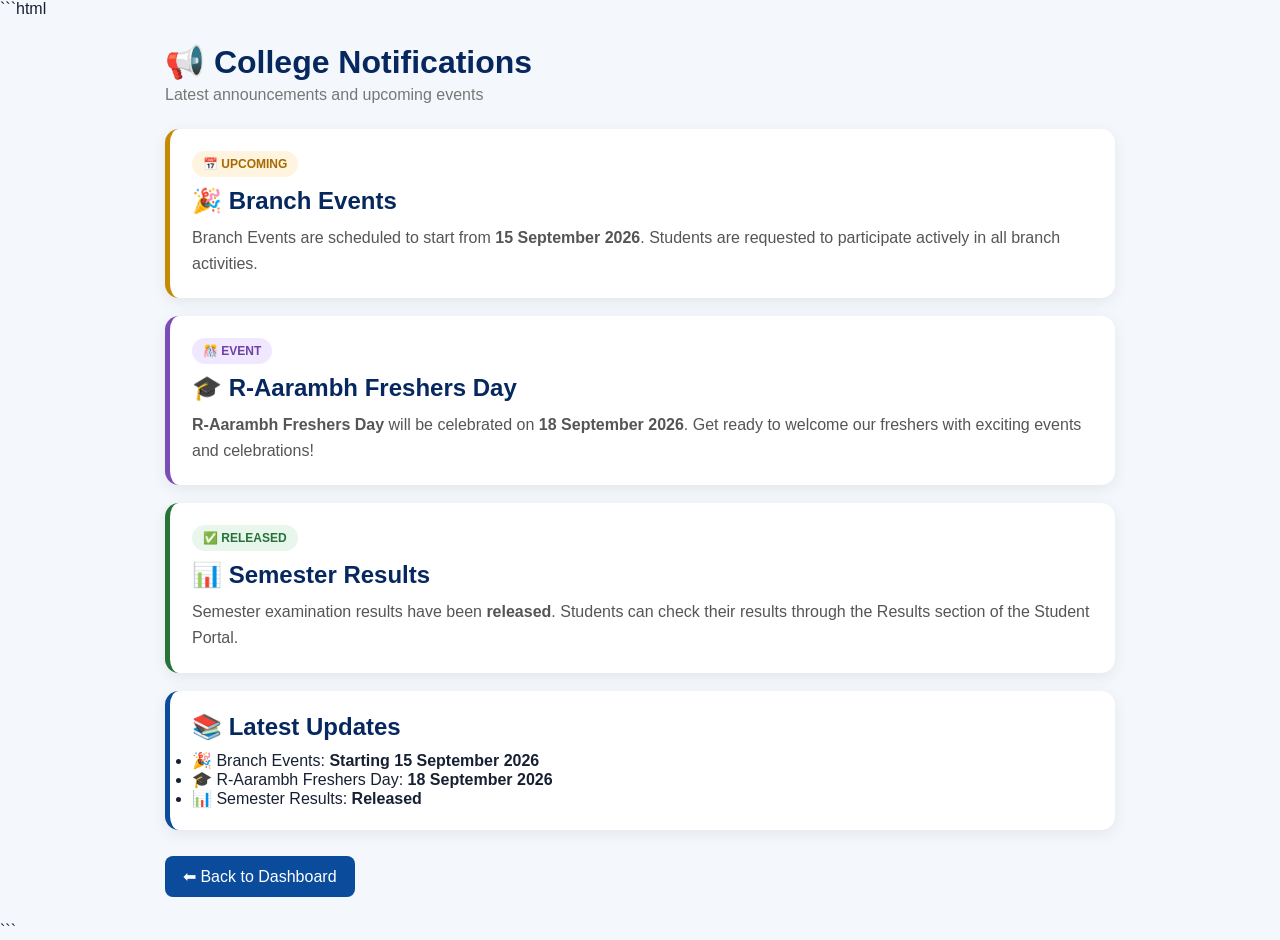
<file: notifications.html>
```html
<!DOCTYPE html>
<html lang="en">

<head>

    <meta charset="UTF-8">

    <meta name="viewport"
          content="width=device-width, initial-scale=1.0">

    <title>Notifications - Bright Future College</title>

    <link rel="stylesheet" href="dashboard.css">

    <style>

        body {
            margin: 0;
            background: #f4f7fb;
            font-family: Arial, sans-serif;
        }

        .notification-page {
            max-width: 1000px;
            margin: auto;
            padding: 25px;
        }

        .notification-page h1 {
            color: #06285f;
            margin-bottom: 5px;
        }

        .subtitle {
            color: #777;
            margin-bottom: 25px;
        }

        .notification-card {
            background: white;
            padding: 22px;
            border-radius: 14px;
            margin-bottom: 18px;

            box-shadow:
                0 4px 15px rgba(0,0,0,0.07);

            border-left: 5px solid #0b4b9b;
        }

        .notification-card h2 {
            color: #06285f;
            margin-top: 0;
            margin-bottom: 10px;
        }

        .notification-card p {
            color: #555;
            line-height: 1.6;
            margin: 0;
        }

        .freshers-card {
            border-left-color: #7b4bb7;
        }

        .result-card {
            border-left-color: #267238;
        }

        .branch-card {
            border-left-color: #c48a00;
        }

        .badge {
            display: inline-block;
            padding: 6px 11px;
            border-radius: 20px;
            font-size: 12px;
            font-weight: bold;
            margin-bottom: 10px;
        }

        .event {
            background: #f0e8ff;
            color: #7040a5;
        }

        .released {
            background: #e8f6ec;
            color: #267238;
        }

        .upcoming {
            background: #fff4df;
            color: #a66a00;
        }

        .back-btn {
            display: inline-block;
            margin-top: 8px;
            padding: 11px 18px;
            background: #0b4b9b;
            color: white;
            text-decoration: none;
            border-radius: 8px;
        }

        .back-btn:hover {
            background: #06285f;
        }

        @media (max-width: 650px) {

            .notification-page {
                padding: 15px;
            }

            .notification-card {
                padding: 18px;
            }

        }

    </style>

</head>


<body>


<div class="notification-page">


    <h1>
        📢 College Notifications
    </h1>

    <p class="subtitle">
        Latest announcements and upcoming events
    </p>


    <!-- BRANCH EVENTS -->

    <div class="notification-card branch-card">

        <span class="badge upcoming">
            📅 UPCOMING
        </span>

        <h2>
            🎉 Branch Events
        </h2>

        <p>
            Branch Events are scheduled to start from
            <strong>15 September 2026</strong>.
            Students are requested to participate actively
            in all branch activities.
        </p>

    </div>


    <!-- FRESHERS DAY -->

    <div class="notification-card freshers-card">

        <span class="badge event">
            🎊 EVENT
        </span>

        <h2>
            🎓 R-Aarambh Freshers Day
        </h2>

        <p>
            <strong>R-Aarambh Freshers Day</strong>
            will be celebrated on
            <strong>18 September 2026</strong>.
            Get ready to welcome our freshers with exciting
            events and celebrations!
        </p>

    </div>


    <!-- SEM RESULTS -->

    <div class="notification-card result-card">

        <span class="badge released">
            ✅ RELEASED
        </span>

        <h2>
            📊 Semester Results
        </h2>

        <p>
            Semester examination results have been
            <strong>released</strong>.
            Students can check their results through the
            Results section of the Student Portal.
        </p>

    </div>


    <!-- GENERAL UPDATES -->

    <div class="notification-card">

        <h2>
            📚 Latest Updates
        </h2>

        <ul>

            <li>
                🎉 Branch Events:
                <strong>Starting 15 September 2026</strong>
            </li>

            <li>
                🎓 R-Aarambh Freshers Day:
                <strong>18 September 2026</strong>
            </li>

            <li>
                📊 Semester Results:
                <strong>Released</strong>
            </li>

        </ul>

    </div>


    <a href="dashboard.html"
       class="back-btn">

        ⬅ Back to Dashboard

    </a>


</div>


</body>

</html>
```
</file>
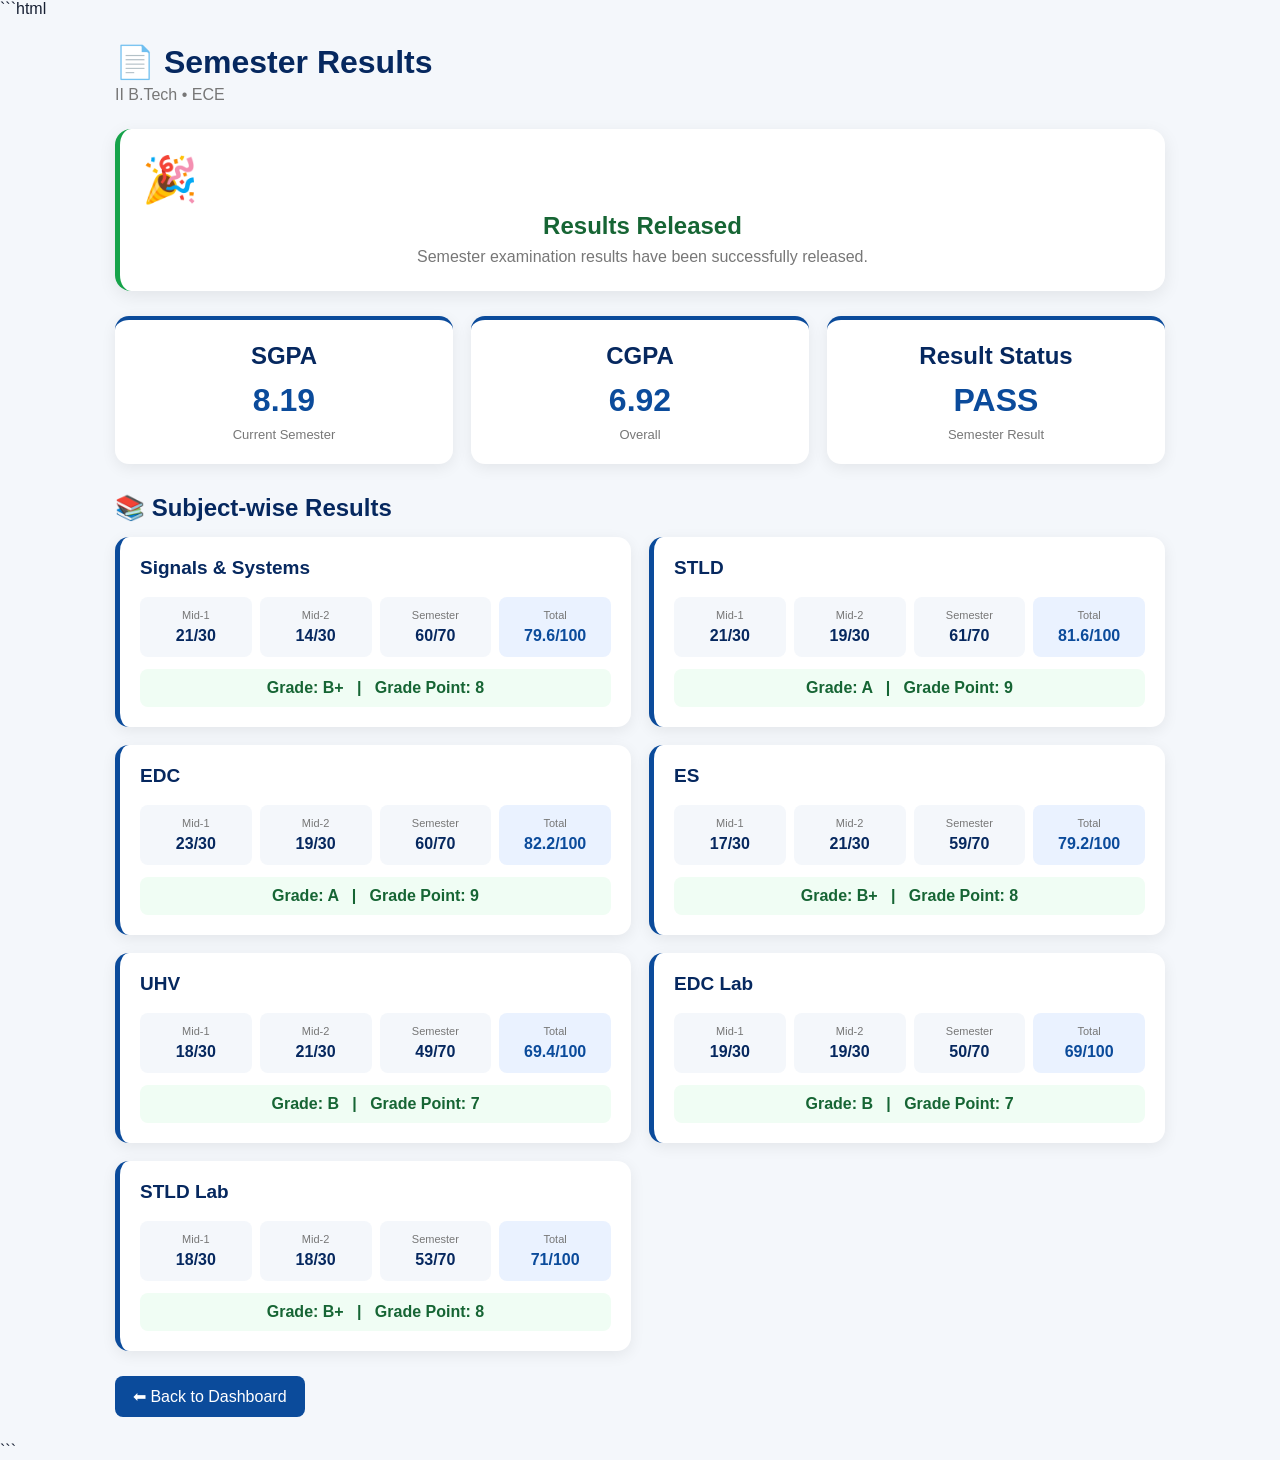
<file: results.html>
```html
<!DOCTYPE html>
<html lang="en">

<head>

<meta charset="UTF-8">

<meta name="viewport"
      content="width=device-width, initial-scale=1.0">

<title>Results - Bright Future College</title>

<link rel="stylesheet" href="dashboard.css">

<style>

body {
    margin: 0;
    background: #f4f7fb;
    font-family: Arial, sans-serif;
}

.results-page {
    max-width: 1100px;
    margin: auto;
    padding: 25px;
}

.results-page h1 {
    color: #06285f;
    margin-bottom: 5px;
}

.subtitle {
    color: #777;
    margin-bottom: 25px;
}

/* NOTICE */

.result-notice {
    background: white;
    padding: 25px;
    border-radius: 16px;
    text-align: center;
    border-left: 5px solid #16a34a;
    box-shadow: 0 5px 18px rgba(0,0,0,0.08);
    margin-bottom: 25px;
}

.result-notice .icon {
    font-size: 45px;
}

.result-notice h2 {
    color: #166534;
    margin: 8px 0;
}

.result-notice p {
    color: #777;
}

/* SUMMARY */

.result-grid {
    display: grid;
    grid-template-columns: repeat(3, 1fr);
    gap: 18px;
}

.result-card {
    background: white;
    padding: 22px;
    border-radius: 14px;
    box-shadow: 0 4px 15px rgba(0,0,0,0.07);
    border-top: 4px solid #0b4b9b;
    text-align: center;
}

.result-card h2 {
    color: #06285f;
    margin: 0 0 12px;
}

.main-value {
    font-size: 32px;
    color: #0b4b9b;
    font-weight: bold;
}

.pending {
    margin-top: 8px;
    color: #777;
    font-size: 13px;
}

/* SUBJECT */

.subject-section {
    margin-top: 30px;
}

.section-title {
    color: #06285f;
    margin-bottom: 15px;
}

.subject-grid {
    display: grid;
    grid-template-columns: repeat(2, 1fr);
    gap: 18px;
}

.subject-card {
    background: white;
    padding: 20px;
    border-radius: 14px;
    box-shadow: 0 4px 15px rgba(0,0,0,0.07);
    border-left: 5px solid #0b4b9b;
}

.subject-name {
    color: #06285f;
    font-size: 19px;
    font-weight: bold;
    margin-bottom: 18px;
}

.subject-details {
    display: grid;
    grid-template-columns: repeat(4, 1fr);
    gap: 8px;
}

.detail-box {
    background: #f4f7fb;
    padding: 12px 5px;
    border-radius: 8px;
    text-align: center;
}

.detail-label {
    display: block;
    font-size: 11px;
    color: #777;
    margin-bottom: 6px;
}

.detail-value {
    font-size: 16px;
    font-weight: bold;
    color: #06285f;
}

.total-box {
    background: #eaf2ff;
}

.total-box .detail-value {
    color: #0b4b9b;
}

.grade-box {
    margin-top: 12px;
    padding: 10px;
    background: #f0fdf4;
    border-radius: 8px;
    text-align: center;
    color: #166534;
    font-weight: bold;
}

/* BACK */

.back-btn {
    display: inline-block;
    margin-top: 25px;
    padding: 11px 18px;
    background: #0b4b9b;
    color: white;
    text-decoration: none;
    border-radius: 8px;
}

.back-btn:hover {
    background: #06285f;
}

/* MOBILE */

@media (max-width: 700px) {

    .results-page {
        padding: 15px;
    }

    .result-grid,
    .subject-grid {
        grid-template-columns: 1fr;
    }

    .subject-details {
        grid-template-columns: repeat(2, 1fr);
    }

}

</style>

</head>

<body>

<div class="results-page">

<h1>📄 Semester Results</h1>

<p class="subtitle">
    II B.Tech • ECE
</p>


<!-- RESULT RELEASED -->

<div class="result-notice">

    <div class="icon">🎉</div>

    <h2>Results Released</h2>

    <p>
        Semester examination results have been successfully released.
    </p>

</div>


<!-- SUMMARY -->

<div class="result-grid">

    <div class="result-card">

        <h2>SGPA</h2>

        <div class="main-value">
            8.19
        </div>

        <div class="pending">
            Current Semester
        </div>

    </div>


    <div class="result-card">

        <h2>CGPA</h2>

        <div class="main-value">
            6.92
        </div>

        <div class="pending">
            Overall
        </div>

    </div>


    <div class="result-card">

        <h2>Result Status</h2>

        <div class="main-value">
            PASS
        </div>

        <div class="pending">
            Semester Result
        </div>

    </div>

</div>


<!-- SUBJECT RESULTS -->

<div class="subject-section">

<h2 class="section-title">
    📚 Subject-wise Results
</h2>

<div class="subject-grid">


<!-- SIGNALS -->

<div class="subject-card">

<div class="subject-name">
    Signals & Systems
</div>

<div class="subject-details">

<div class="detail-box">
<span class="detail-label">Mid-1</span>
<span class="detail-value">21/30</span>
</div>

<div class="detail-box">
<span class="detail-label">Mid-2</span>
<span class="detail-value">14/30</span>
</div>

<div class="detail-box">
<span class="detail-label">Semester</span>
<span class="detail-value">60/70</span>
</div>

<div class="detail-box total-box">
<span class="detail-label">Total</span>
<span class="detail-value">79.6/100</span>
</div>

</div>

<div class="grade-box">
Grade: B+ &nbsp; | &nbsp; Grade Point: 8
</div>

</div>


<!-- STLD -->

<div class="subject-card">

<div class="subject-name">
    STLD
</div>

<div class="subject-details">

<div class="detail-box">
<span class="detail-label">Mid-1</span>
<span class="detail-value">21/30</span>
</div>

<div class="detail-box">
<span class="detail-label">Mid-2</span>
<span class="detail-value">19/30</span>
</div>

<div class="detail-box">
<span class="detail-label">Semester</span>
<span class="detail-value">61/70</span>
</div>

<div class="detail-box total-box">
<span class="detail-label">Total</span>
<span class="detail-value">81.6/100</span>
</div>

</div>

<div class="grade-box">
Grade: A &nbsp; | &nbsp; Grade Point: 9
</div>

</div>


<!-- EDC -->

<div class="subject-card">

<div class="subject-name">
    EDC
</div>

<div class="subject-details">

<div class="detail-box">
<span class="detail-label">Mid-1</span>
<span class="detail-value">23/30</span>
</div>

<div class="detail-box">
<span class="detail-label">Mid-2</span>
<span class="detail-value">19/30</span>
</div>

<div class="detail-box">
<span class="detail-label">Semester</span>
<span class="detail-value">60/70</span>
</div>

<div class="detail-box total-box">
<span class="detail-label">Total</span>
<span class="detail-value">82.2/100</span>
</div>

</div>

<div class="grade-box">
Grade: A &nbsp; | &nbsp; Grade Point: 9
</div>

</div>


<!-- ES -->

<div class="subject-card">

<div class="subject-name">
    ES
</div>

<div class="subject-details">

<div class="detail-box">
<span class="detail-label">Mid-1</span>
<span class="detail-value">17/30</span>
</div>

<div class="detail-box">
<span class="detail-label">Mid-2</span>
<span class="detail-value">21/30</span>
</div>

<div class="detail-box">
<span class="detail-label">Semester</span>
<span class="detail-value">59/70</span>
</div>

<div class="detail-box total-box">
<span class="detail-label">Total</span>
<span class="detail-value">79.2/100</span>
</div>

</div>

<div class="grade-box">
Grade: B+ &nbsp; | &nbsp; Grade Point: 8
</div>

</div>


<!-- UHV -->

<div class="subject-card">

<div class="subject-name">
    UHV
</div>

<div class="subject-details">

<div class="detail-box">
<span class="detail-label">Mid-1</span>
<span class="detail-value">18/30</span>
</div>

<div class="detail-box">
<span class="detail-label">Mid-2</span>
<span class="detail-value">21/30</span>
</div>

<div class="detail-box">
<span class="detail-label">Semester</span>
<span class="detail-value">49/70</span>
</div>

<div class="detail-box total-box">
<span class="detail-label">Total</span>
<span class="detail-value">69.4/100</span>
</div>

</div>

<div class="grade-box">
Grade: B &nbsp; | &nbsp; Grade Point: 7
</div>

</div>


<!-- EDC LAB -->

<div class="subject-card">

<div class="subject-name">
    EDC Lab
</div>

<div class="subject-details">

<div class="detail-box">
<span class="detail-label">Mid-1</span>
<span class="detail-value">19/30</span>
</div>

<div class="detail-box">
<span class="detail-label">Mid-2</span>
<span class="detail-value">19/30</span>
</div>

<div class="detail-box">
<span class="detail-label">Semester</span>
<span class="detail-value">50/70</span>
</div>

<div class="detail-box total-box">
<span class="detail-label">Total</span>
<span class="detail-value">69/100</span>
</div>

</div>

<div class="grade-box">
Grade: B &nbsp; | &nbsp; Grade Point: 7
</div>

</div>


<!-- STLD LAB -->

<div class="subject-card">

<div class="subject-name">
    STLD Lab
</div>

<div class="subject-details">

<div class="detail-box">
<span class="detail-label">Mid-1</span>
<span class="detail-value">18/30</span>
</div>

<div class="detail-box">
<span class="detail-label">Mid-2</span>
<span class="detail-value">18/30</span>
</div>

<div class="detail-box">
<span class="detail-label">Semester</span>
<span class="detail-value">53/70</span>
</div>

<div class="detail-box total-box">
<span class="detail-label">Total</span>
<span class="detail-value">71/100</span>
</div>

</div>

<div class="grade-box">
Grade: B+ &nbsp; | &nbsp; Grade Point: 8
</div>

</div>


</div>

</div>


<a href="dashboard.html" class="back-btn">
    ⬅ Back to Dashboard
</a>

</div>

</body>

</html>
```
</file>
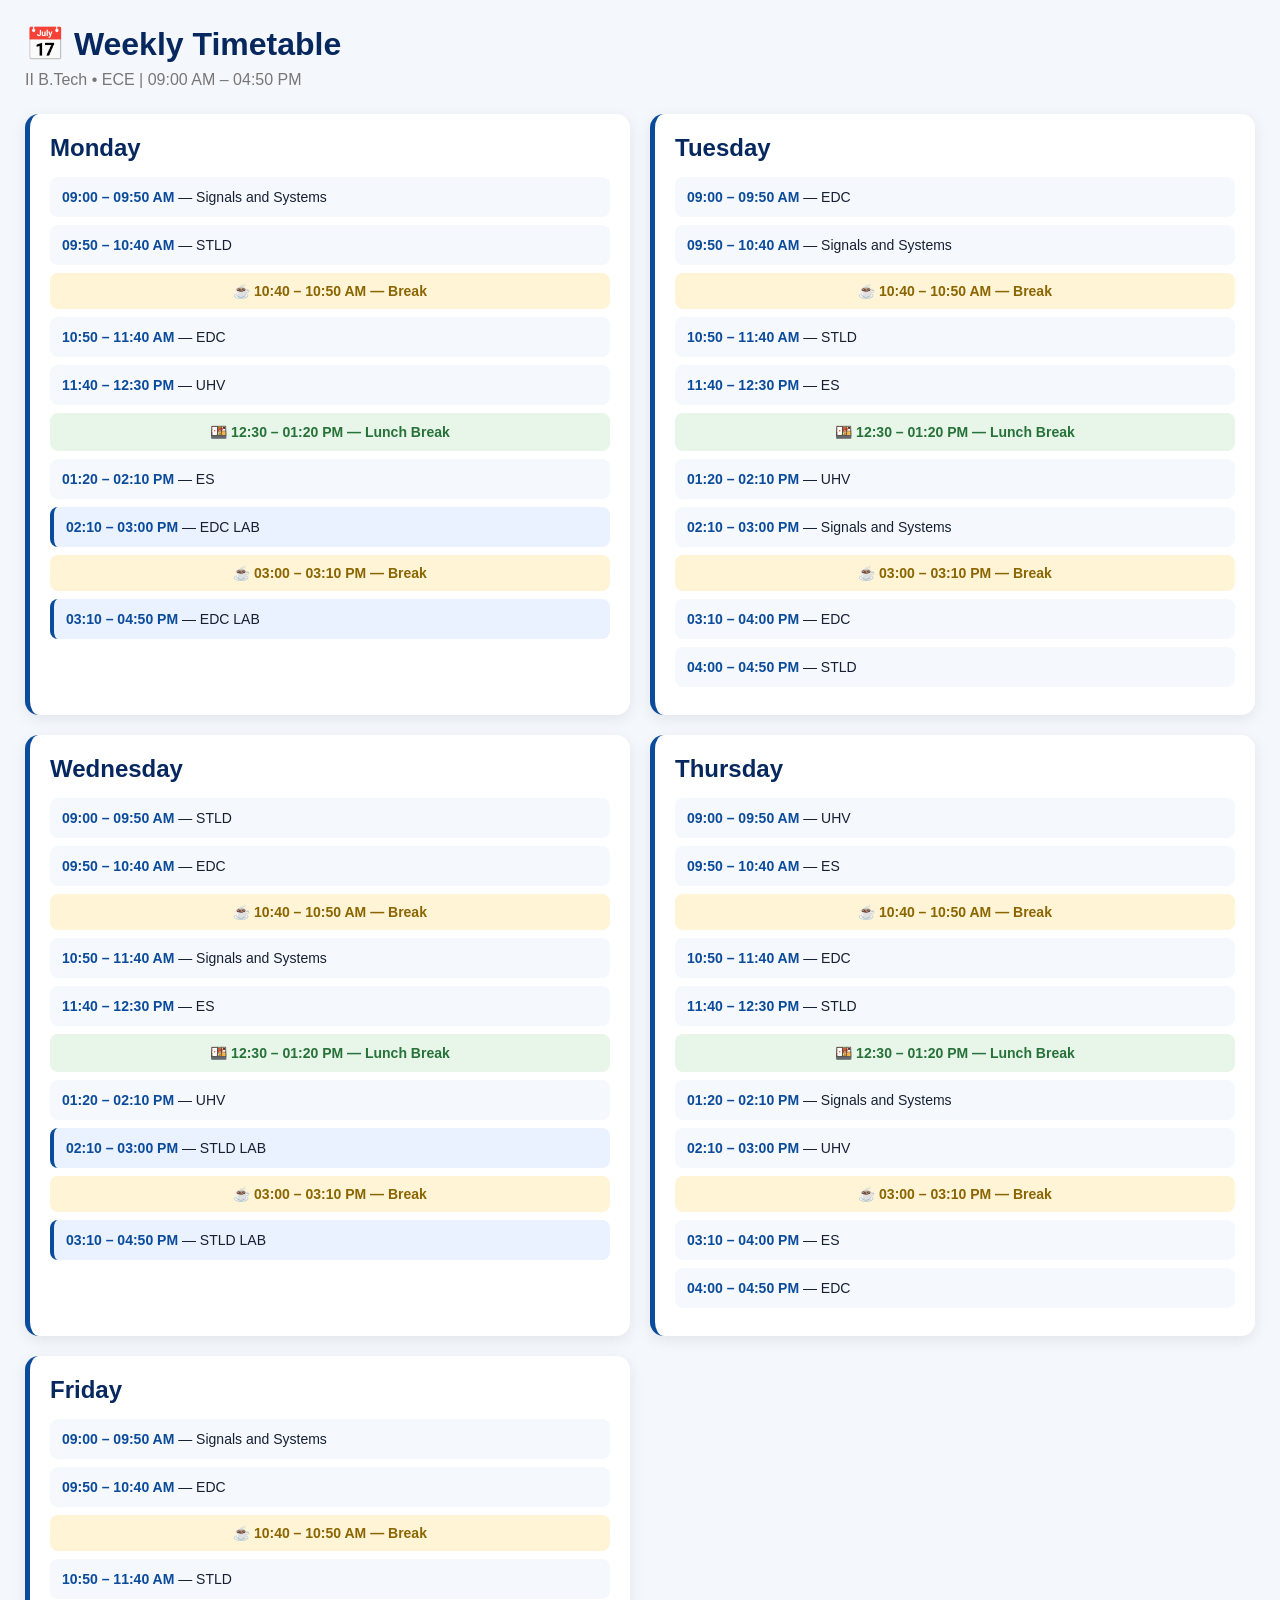
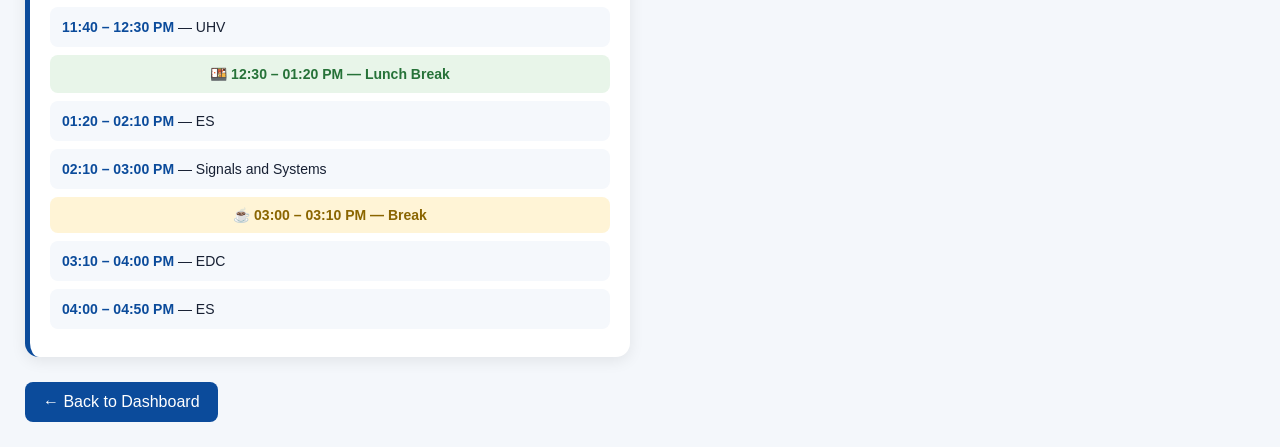
<file: timetable.html>
<!DOCTYPE html>
<html lang="en">
<head>
    <meta charset="UTF-8">
    <meta name="viewport" content="width=device-width, initial-scale=1.0">
    <meta name="viewport"
    content="width=device-width, initial-scale=1.0">

    <title>Timetable - Bright Future College</title>

    <link rel="stylesheet" href="dashboard.css">

    <style>
        .timetable-page {
            padding: 25px;
        }

        .timetable-page h1 {
            color: #06285f;
            margin-bottom: 8px;
        }

        .timetable-page .subtitle {
            color: #777;
            margin-bottom: 25px;
        }

        .timetable-container {
            display: grid;
            grid-template-columns: repeat(2, 1fr);
            gap: 20px;
        }

        .day-box {
            background: white;
            border-radius: 14px;
            padding: 20px;
            box-shadow: 0 4px 15px rgba(0,0,0,0.08);
            border-left: 5px solid #0b4b9b;
        }

        .day-box h2 {
            color: #06285f;
            margin-bottom: 15px;
        }

        .subject {
            background: #f5f8fc;
            padding: 12px;
            margin: 8px 0;
            border-radius: 8px;
            font-size: 14px;
        }

        .time {
            color: #0b4b9b;
            font-weight: bold;
        }

        .break {
            background: #fff4d6;
            color: #8a6500;
            padding: 10px;
            margin: 8px 0;
            border-radius: 8px;
            font-size: 14px;
            font-weight: bold;
            text-align: center;
        }

        .lunch {
            background: #e8f5e9;
            color: #267238;
            padding: 11px;
            margin: 8px 0;
            border-radius: 8px;
            font-size: 14px;
            font-weight: bold;
            text-align: center;
        }

        .lab {
            background: #eaf1ff;
            border-left: 4px solid #0b4b9b;
        }

        .back-btn {
            display: inline-block;
            margin-top: 25px;
            padding: 11px 18px;
            background: #0b4b9b;
            color: white;
            text-decoration: none;
            border-radius: 8px;
        }

        @media (max-width: 650px) {
            .timetable-container {
                grid-template-columns: 1fr;
            }

            .timetable-page {
                padding: 15px;
            }
        }
    </style>
</head>

<body>

<div class="timetable-page">

    <h1>📅 Weekly Timetable</h1>

    <p class="subtitle">
        II B.Tech • ECE | 09:00 AM – 04:50 PM
    </p>

    <div class="timetable-container">

        <!-- MONDAY -->
        <div class="day-box">

            <h2>Monday</h2>

            <div class="subject">
                <span class="time">09:00 – 09:50 AM</span>
                — Signals and Systems
            </div>

            <div class="subject">
                <span class="time">09:50 – 10:40 AM</span>
                — STLD
            </div>

            <div class="break">
                ☕ 10:40 – 10:50 AM — Break
            </div>

            <div class="subject">
                <span class="time">10:50 – 11:40 AM</span>
                — EDC
            </div>

            <div class="subject">
                <span class="time">11:40 – 12:30 PM</span>
                — UHV
            </div>

            <div class="lunch">
                🍱 12:30 – 01:20 PM — Lunch Break
            </div>

            <div class="subject">
                <span class="time">01:20 – 02:10 PM</span>
                — ES
            </div>

            <div class="subject lab">
                <span class="time">02:10 – 03:00 PM</span>
                — EDC LAB
            </div>

            <div class="break">
                ☕ 03:00 – 03:10 PM — Break
            </div>

            <div class="subject lab">
                <span class="time">03:10 – 04:50 PM</span>
                — EDC LAB
            </div>

        </div>


        <!-- TUESDAY -->
        <div class="day-box">

            <h2>Tuesday</h2>

            <div class="subject">
                <span class="time">09:00 – 09:50 AM</span>
                — EDC
            </div>

            <div class="subject">
                <span class="time">09:50 – 10:40 AM</span>
                — Signals and Systems
            </div>

            <div class="break">
                ☕ 10:40 – 10:50 AM — Break
            </div>

            <div class="subject">
                <span class="time">10:50 – 11:40 AM</span>
                — STLD
            </div>

            <div class="subject">
                <span class="time">11:40 – 12:30 PM</span>
                — ES
            </div>

            <div class="lunch">
                🍱 12:30 – 01:20 PM — Lunch Break
            </div>

            <div class="subject">
                <span class="time">01:20 – 02:10 PM</span>
                — UHV
            </div>

            <div class="subject">
                <span class="time">02:10 – 03:00 PM</span>
                — Signals and Systems
            </div>

            <div class="break">
                ☕ 03:00 – 03:10 PM — Break
            </div>

            <div class="subject">
                <span class="time">03:10 – 04:00 PM</span>
                — EDC
            </div>

            <div class="subject">
                <span class="time">04:00 – 04:50 PM</span>
                — STLD
            </div>

        </div>


        <!-- WEDNESDAY -->
        <div class="day-box">

            <h2>Wednesday</h2>

            <div class="subject">
                <span class="time">09:00 – 09:50 AM</span>
                — STLD
            </div>

            <div class="subject">
                <span class="time">09:50 – 10:40 AM</span>
                — EDC
            </div>

            <div class="break">
                ☕ 10:40 – 10:50 AM — Break
            </div>

            <div class="subject">
                <span class="time">10:50 – 11:40 AM</span>
                — Signals and Systems
            </div>

            <div class="subject">
                <span class="time">11:40 – 12:30 PM</span>
                — ES
            </div>

            <div class="lunch">
                🍱 12:30 – 01:20 PM — Lunch Break
            </div>

            <div class="subject">
                <span class="time">01:20 – 02:10 PM</span>
                — UHV
            </div>

            <div class="subject lab">
                <span class="time">02:10 – 03:00 PM</span>
                — STLD LAB
            </div>

            <div class="break">
                ☕ 03:00 – 03:10 PM — Break
            </div>

            <div class="subject lab">
                <span class="time">03:10 – 04:50 PM</span>
                — STLD LAB
            </div>

        </div>


        <!-- THURSDAY -->
        <div class="day-box">

            <h2>Thursday</h2>

            <div class="subject">
                <span class="time">09:00 – 09:50 AM</span>
                — UHV
            </div>

            <div class="subject">
                <span class="time">09:50 – 10:40 AM</span>
                — ES
            </div>

            <div class="break">
                ☕ 10:40 – 10:50 AM — Break
            </div>

            <div class="subject">
                <span class="time">10:50 – 11:40 AM</span>
                — EDC
            </div>

            <div class="subject">
                <span class="time">11:40 – 12:30 PM</span>
                — STLD
            </div>

            <div class="lunch">
                🍱 12:30 – 01:20 PM — Lunch Break
            </div>

            <div class="subject">
                <span class="time">01:20 – 02:10 PM</span>
                — Signals and Systems
            </div>

            <div class="subject">
                <span class="time">02:10 – 03:00 PM</span>
                — UHV
            </div>

            <div class="break">
                ☕ 03:00 – 03:10 PM — Break
            </div>

            <div class="subject">
                <span class="time">03:10 – 04:00 PM</span>
                — ES
            </div>

            <div class="subject">
                <span class="time">04:00 – 04:50 PM</span>
                — EDC
            </div>

        </div>


        <!-- FRIDAY -->
        <div class="day-box">

            <h2>Friday</h2>

            <div class="subject">
                <span class="time">09:00 – 09:50 AM</span>
                — Signals and Systems
            </div>

            <div class="subject">
                <span class="time">09:50 – 10:40 AM</span>
                — EDC
            </div>

            <div class="break">
                ☕ 10:40 – 10:50 AM — Break
            </div>

            <div class="subject">
                <span class="time">10:50 – 11:40 AM</span>
                — STLD
            </div>

            <div class="subject">
                <span class="time">11:40 – 12:30 PM</span>
                — UHV
            </div>

            <div class="lunch">
                🍱 12:30 – 01:20 PM — Lunch Break
            </div>

            <div class="subject">
                <span class="time">01:20 – 02:10 PM</span>
                — ES
            </div>

            <div class="subject">
                <span class="time">02:10 – 03:00 PM</span>
                — Signals and Systems
            </div>

            <div class="break">
                ☕ 03:00 – 03:10 PM — Break
            </div>

            <div class="subject">
                <span class="time">03:10 – 04:00 PM</span>
                — EDC
            </div>

            <div class="subject">
                <span class="time">04:00 – 04:50 PM</span>
                — ES
            </div>

        </div>

    </div>

    <a href="dashboard.html" class="back-btn">
        ← Back to Dashboard
    </a>

</div>

</body>
</html>
</file>
<file: style.css>
body{
    background: linear-gradient(135deg, #4facfe, #00f2fe);
    font-family: Arial, sans-serif;
    display: flex;
    justify-content: center;
    align-items: center;
    height: 100vh;
    margin: 0;
}

h1{
    color:#1565c0;
}

h2{
    color:#333;
}

button{
    background:#1565c0;
    color:white;
    border:none;
    padding:12px 25px;
    margin:10px;
    border-radius:8px;
    font-size:18px;
    cursor:pointer;
}

button:hover{
    background:#0d47a1;
}

input{
    width:300px;
    padding:12px;
    border:1px solid gray;
    border-radius:8px;
    font-size:18px;
    margin:10px;
}



h1{
    color:#1565c0;
}

h2{
    color:#333;
}

button{
    background:#1565c0;
    color:white;
    border:none;
    padding:12px 25px;
    margin:10px;
    border-radius:8px;
    font-size:18px;
    cursor:pointer;
}

button:hover{
    background:#0d47a1;
}
input{
    width:300px;
    padding:12px;
    border:1px solid gray;
    border-radius:8px;
    font-size:18px;
    margin:10px;
}
.container{
    background:white;
    padding:40px;
    border-radius:15px;
    box-shadow:0 0 20px rgba(0,0,0,0.2);
    text-align:center;
}
.dashboard-grid{
    display:grid;
    grid-template-columns:repeat(auto-fit,minmax(300px,1fr));
    gap:20px;
    margin-top:20px;
}

.timetable,
.notifications{
    list-style:none;
    padding:0;
}

.timetable li,
.notifications li{
    padding:10px;
    border-bottom:1px solid #ddd;
}
.profile-left {
    display: flex;
    flex-direction: column;
    align-items: center;
}

.profile-info h1 {
    margin: 0 0 7px;
}

.profile-info p {
    margin: 5px 0;
}
</file>
<file: dashboard.css>
/* =========================================
   RESET
   ========================================= */

* {
    margin: 0;
    padding: 0;
    box-sizing: border-box;
}

html,
body {
    width: 100%;
    max-width: 100%;
    overflow-x: hidden;
}

body {
    font-family: Arial, Helvetica, sans-serif;
    background: #f4f7fb;
    color: #172033;
}

.layout {
    display: flex;
    min-height: 100vh;
}


/* =========================================
   SIDEBAR
   ========================================= */

.sidebar {
    width: 250px;
    background: linear-gradient(180deg, #06285f, #0b4b9b);
    color: white;

    position: fixed;
    top: 0;
    bottom: 0;
    left: 0;

    padding: 22px 16px;

    display: flex;
    flex-direction: column;

    z-index: 100;
}

.brand {
    text-align: center;
    padding-bottom: 20px;
    border-bottom: 1px solid rgba(255,255,255,0.2);
}

.brand img {
    width: 85px;
    height: 85px;
    object-fit: contain;
}

.brand h2 {
    font-size: 20px;
    margin-top: 5px;
}

.brand span {
    color: #f5c34d;
    font-weight: bold;
}


/* =========================================
   NAVIGATION
   ========================================= */

.sidebar nav {
    margin-top: 22px;
}

.sidebar nav a,
.logout {
    display: block;
    color: white;
    text-decoration: none;

    padding: 13px 14px;
    margin: 5px 0;

    border-radius: 9px;
    font-size: 14px;

    transition: 0.2s;
}

.sidebar nav a:hover,
.sidebar nav .active {
    background: rgba(255,255,255,0.16);
}

.logout {
    margin-top: auto;
    background: #b8860b;
    text-align: center;
    font-weight: bold;
}

.logout:hover {
    background: #9f7508;
}


/* =========================================
   MAIN
   ========================================= */

.main {
    margin-left: 250px;
    width: calc(100% - 250px);
    padding: 25px 30px;
}


/* =========================================
   TOPBAR
   ========================================= */

.topbar {
    display: flex;
    justify-content: space-between;
    align-items: center;

    margin-bottom: 22px;
}

.topbar h1 {
    color: #06285f;
    font-size: 28px;
}

.topbar p {
    margin-top: 5px;
    color: #6b7280;
}

.student-mini {
    display: flex;
    align-items: center;
    gap: 10px;

    background: white;
    padding: 9px 15px;

    border-radius: 12px;

    box-shadow: 0 3px 15px rgba(0,0,0,0.06);
}

.student-mini small {
    display: block;
    color: #777;
    margin-top: 3px;
}

.avatar {
    width: 42px;
    height: 42px;

    border-radius: 50%;
    background: #0b4b9b;

    color: white;

    display: flex;
    justify-content: center;
    align-items: center;

    font-weight: bold;
}


/* =========================================
   CAMPUS BANNER
   ========================================= */

.campus-banner {
    width: 100%;
    height: 300px;

    border-radius: 18px;
    overflow: hidden;

    position: relative;

    margin-bottom: 25px;

    background: #d9dee7;

    box-shadow: 0 8px 25px rgba(0,0,0,0.15);
}


/* ACTUAL CAMPUS PHOTO */

.campus-banner img {
    display: block;

    position: absolute;

    top: 0;
    left: 0;

    width: 100%;
    height: 100%;

    object-fit: cover;
    object-position: center center;

    z-index: 0;
}


/* DARK OVERLAY */

.campus-banner::after {
    content: "";

    position: absolute;

    inset: 0;

    background:
        linear-gradient(
            90deg,
            rgba(0, 20, 55, 0.55),
            rgba(0, 20, 55, 0.08)
        );

    pointer-events: none;

    z-index: 1;
}


/* =========================================
   BANNER TEXT
   ========================================= */

.banner-content {
    position: absolute;

    left: 32px;
    bottom: 30px;

    z-index: 2;

    color: white;

    text-shadow: 0 2px 8px rgba(0,0,0,0.85);
}

.banner-content h2 {
    font-size: 30px;
    margin: 0;
    font-weight: 700;
}

.banner-content p {
    margin-top: 7px;
    font-size: 15px;
    font-weight: 500;
}


/* =========================================
   STAT CARDS
   ========================================= */

.stats {
    display: grid;
    grid-template-columns: repeat(4, 1fr);

    gap: 18px;
    margin-bottom: 25px;
}

.stat-card {
    background: white;

    border-radius: 14px;
    padding: 20px;

    display: flex;
    align-items: center;
    gap: 15px;

    box-shadow: 0 4px 15px rgba(0,0,0,0.06);

    transition: 0.2s;
}

.stat-card:hover {
    transform: translateY(-2px);

    box-shadow: 0 7px 20px rgba(0,0,0,0.09);
}

.stat-card span {
    color: #777;
    font-size: 13px;
}

.stat-card h2 {
    margin-top: 7px;
    color: #172033;
}

.icon {
    width: 50px;
    height: 50px;

    border-radius: 12px;

    display: flex;
    justify-content: center;
    align-items: center;

    font-size: 23px;

    flex-shrink: 0;
}

.blue {
    background: #e6f0ff;
}

.green {
    background: #e5f8ed;
}

.gold {
    background: #fff4d6;
}

.purple {
    background: #eee8ff;
}


/* =========================================
   CONTENT
   ========================================= */

.content-grid {
    display: grid;
    grid-template-columns: 1fr 1fr;

    gap: 20px;
}

.panel {
    background: white;

    border-radius: 14px;
    padding: 22px;

    box-shadow: 0 4px 15px rgba(0,0,0,0.06);
}

.panel-title {
    display: flex;
    justify-content: space-between;
    align-items: center;

    margin-bottom: 18px;
}

.panel-title h2 {
    font-size: 17px;
    color: #06285f;
}

.panel-title a {
    text-decoration: none;

    color: #0b4b9b;

    font-size: 13px;
    font-weight: bold;
}

.panel-title a:hover {
    text-decoration: underline;
}


/* =========================================
   PROFILE
   ========================================= */

.profile-info {
    display: grid;
    grid-template-columns: 1fr 1fr;

    gap: 18px;
}

.profile-info span {
    display: block;

    color: #888;

    font-size: 12px;

    margin-bottom: 5px;
}

.profile-info b {
    font-size: 14px;
}


/* =========================================
   TIMETABLE
   ========================================= */

.today-date {
    color: #777;

    font-size: 13px;

    margin-top: -8px;
    margin-bottom: 15px;
}

.schedule {
    display: flex;
    flex-direction: column;

    gap: 9px;
}

.schedule-item {
    display: flex;

    align-items: center;
    justify-content: space-between;

    gap: 12px;

    padding: 11px 13px;

    background: #f5f8fc;

    border-radius: 9px;

    border-left: 4px solid #0b4b9b;
}

.schedule-time {
    color: #0b4b9b;

    font-size: 12px;
    font-weight: bold;

    min-width: 125px;
}

.schedule-subject {
    color: #06285f;

    font-size: 14px;
    font-weight: bold;

    text-align: right;
}

.break-item {
    border-left-color: #999;
    background: #f1f1f1;
}

.break-item .schedule-time,
.break-item .schedule-subject {
    color: #777;
}


/* =========================================
   NOTIFICATIONS
   ========================================= */

.notification {
    padding: 12px;

    border-left: 4px solid #0b4b9b;

    background: #f6f8fc;

    margin-bottom: 10px;

    border-radius: 5px;
}

.notification b {
    display: block;
    font-size: 13px;
}

.notification span {
    color: #777;
    font-size: 12px;
}


/* =========================================
   SERVICES
   ========================================= */

.services-panel {
    grid-column: span 2;
}

.services {
    display: grid;

    grid-template-columns: repeat(6, 1fr);

    gap: 12px;
}

.services a {
    text-decoration: none;

    color: #172033;

    background: #f5f8fc;

    padding: 16px 8px;

    border-radius: 10px;

    text-align: center;

    transition: 0.2s;
}

.services a:hover {
    background: #e8f0ff;
    transform: translateY(-2px);
}

.services strong {
    display: block;

    font-size: 23px;

    margin-bottom: 7px;
}

.services span {
    font-size: 12px;
    font-weight: bold;
}


/* =========================================
   FOOTER
   ========================================= */

footer {
    text-align: center;

    color: #777;

    font-size: 12px;

    padding: 25px 0 10px;
}


/* =========================================
   TABLET
   ========================================= */

@media (max-width: 1000px) {

    .sidebar {
        width: 210px;
    }

    .main {
        margin-left: 210px;

        width: calc(100% - 210px);

        padding: 20px;
    }

    .stats {
        grid-template-columns: 1fr 1fr;
    }

    .services {
        grid-template-columns: repeat(3, 1fr);
    }
}


/* =========================================
   MOBILE
   ========================================= */

@media (max-width: 650px) {

    html,
    body {
        width: 100%;
        overflow-x: hidden;
    }


    /* LAYOUT */

    .layout {
        display: block;

        width: 100%;
        min-height: auto;
    }


    /* SIDEBAR */

    .sidebar {
        position: relative;

        top: auto;
        left: auto;
        bottom: auto;

        width: 100%;

        min-height: auto;

        padding: 15px 12px;

        display: block;
    }


    /* BRAND */

    .brand {
        padding-bottom: 15px;
    }

    .brand img {
        width: 65px;
        height: 65px;
    }

    .brand h2 {
        font-size: 18px;
    }


    /* MOBILE NAVIGATION */

    .sidebar nav {
        margin-top: 15px;

        display: grid;

        grid-template-columns: 1fr 1fr;

        gap: 5px;
    }

    .sidebar nav a {
        margin: 0;

        padding: 10px 6px;

        font-size: 12px;

        text-align: center;
    }

    .logout {
        margin-top: 12px;

        padding: 10px;
    }


    /* MAIN */

    .main {
        width: 100%;

        margin-left: 0;

        padding: 15px;
    }


    /* TOPBAR */

    .topbar {
        display: block;

        margin-bottom: 18px;
    }

    .topbar h1 {
        font-size: 23px;
    }

    .topbar p {
        font-size: 13px;
    }

    .student-mini {
        width: 100%;

        margin-top: 12px;

        justify-content: flex-start;
    }


    /* =====================================
       MOBILE CAMPUS BANNER - FIXED
       ===================================== */

    .campus-banner {
        width: 100%;

        height: 200px;

        border-radius: 14px;

        margin-bottom: 18px;

        position: relative;

        overflow: hidden;

        background: #d9dee7;

        box-shadow: 0 8px 25px rgba(0,0,0,0.15);
    }


    /* SHOW CAMPUS IMAGE */

    .campus-banner img {
        display: block;

        position: absolute;

        top: 0;
        left: 0;

        width: 100%;
        height: 100%;

        object-fit: cover;

        object-position: center center;

        z-index: 0;
    }


    /* MOBILE OVERLAY */

    .campus-banner::after {
        content: "";

        position: absolute;

        inset: 0;

        background:
            linear-gradient(
                90deg,
                rgba(0,20,55,0.55),
                rgba(0,20,55,0.10)
            );

        pointer-events: none;

        z-index: 1;
    }


    /* MOBILE BANNER TEXT */

    .banner-content {
        left: 18px;

        bottom: 18px;

        z-index: 2;
    }

    .banner-content h2 {
        font-size: 21px;
    }

    .banner-content p {
        font-size: 12px;
    }


    /* STATS */

    .stats {
        grid-template-columns: 1fr 1fr;

        gap: 10px;

        margin-bottom: 18px;
    }

    .stat-card {
        padding: 14px;

        gap: 9px;
    }

    .stat-card span {
        font-size: 11px;
    }

    .stat-card h2 {
        font-size: 18px;
    }

    .icon {
        width: 40px;
        height: 40px;

        font-size: 18px;
    }


    /* CONTENT */

    .content-grid {
        grid-template-columns: 1fr;

        gap: 15px;
    }

    .panel {
        width: 100%;

        padding: 17px;
    }

    .panel-title h2 {
        font-size: 15px;
    }


    /* PROFILE */

    .profile-info {
        grid-template-columns: 1fr;

        gap: 13px;
    }


    /* TODAY TIMETABLE */

    .schedule-item {
        display: block;

        padding: 11px;
    }

    .schedule-time {
        display: block;

        margin-bottom: 5px;
    }

    .schedule-subject {
        display: block;

        text-align: left;
    }


    /* SERVICES */

    .services-panel {
        grid-column: span 1;
    }

    .services {
        grid-template-columns: 1fr 1fr;

        gap: 9px;
    }

    .services a {
        padding: 13px 5px;
    }


    /* TABLES */

    table {
        width: 100%;

        display: block;

        overflow-x: auto;

        white-space: nowrap;
    }


    /* FOOTER */

    footer {
        font-size: 11px;

        padding: 20px 0 8px;
    }
}
</file>
